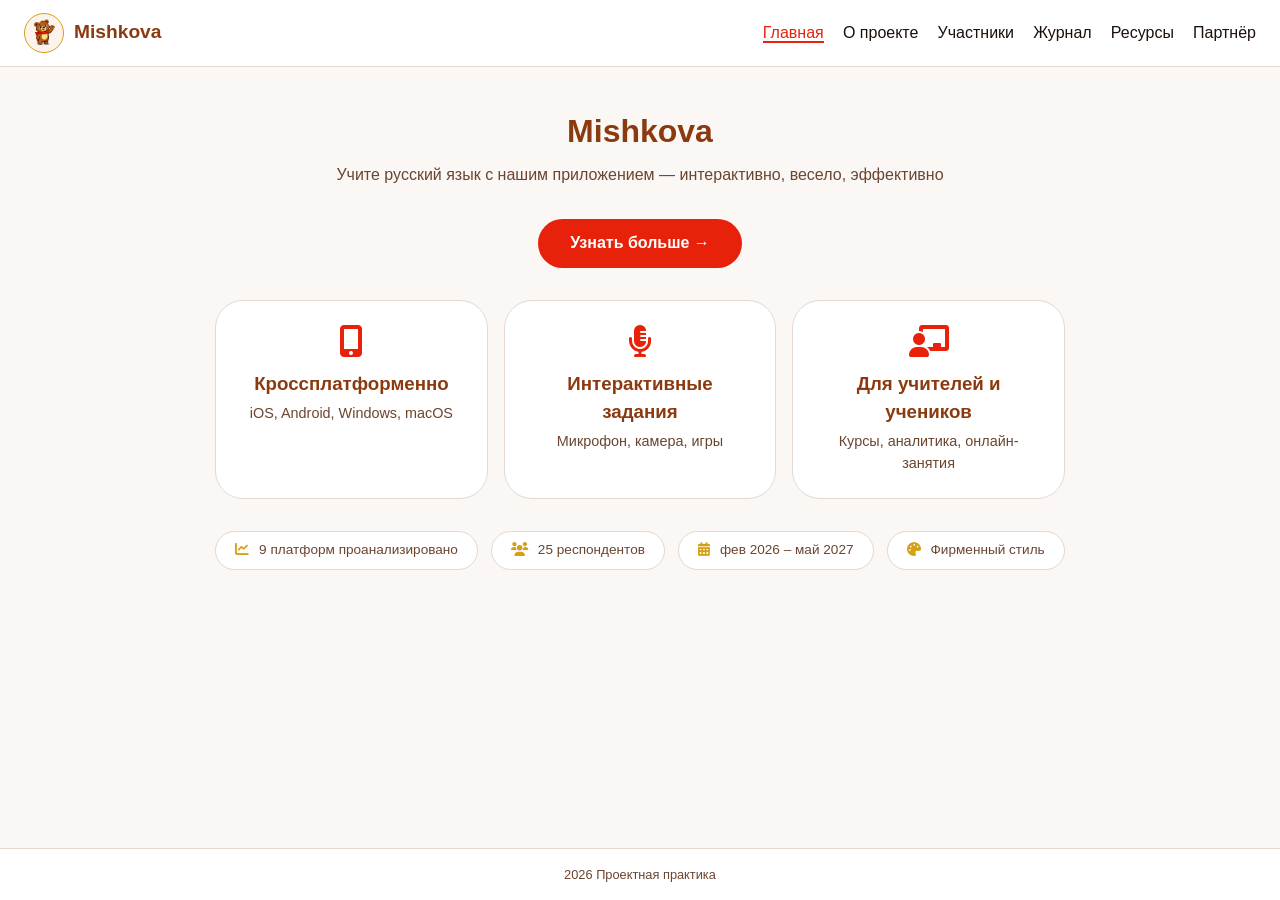
<file: index.html>
<!DOCTYPE html>
<html lang="ru">
<head>
    <meta charset="UTF-8">
    <meta name="viewport" content="width=device-width, initial-scale=1.0">
    <title>Mishkova | Изучение русского языка</title>
    <link rel="stylesheet" href="https://cdnjs.cloudflare.com/ajax/libs/font-awesome/6.0.0-beta3/css/all.min.css">
    <style>
        :root {
            --primary: #8B3A0F;
            --accent: #E8220A;
            --gold: #D4A017;
            --bg: #FAF7F4;
            --surface: #FFFFFF;
            --text: #1C100A;
            --text-muted: #6B4530;
            --border: #E4D8D0;
            --primary-light: #FDF3EB;
        }
        * { margin: 0; padding: 0; box-sizing: border-box; }
        body {
            background: var(--bg);
            color: var(--text);
            font-family: -apple-system, BlinkMacSystemFont, 'Segoe UI', Roboto, sans-serif;
            line-height: 1.5;
            display: flex;
            flex-direction: column;
            min-height: 100vh;
        }
        header {
            background: var(--surface);
            border-bottom: 1px solid var(--border);
            padding: 0.8rem 1.5rem;
            display: flex;
            justify-content: space-between;
            align-items: center;
            flex-wrap: wrap;
            position: sticky;
            top: 0;
            z-index: 100;
        }
        .logo {
            display: flex;
            align-items: center;
            gap: 10px;
            font-size: 1.2rem;
            font-weight: 700;
            color: var(--primary);
        }
        .mascot-img {
            width: 40px;
            height: 40px;
            border-radius: 50%;
            object-fit: cover;
            background: var(--primary-light);
            padding: 4px;
            border: 1px solid var(--gold);
        }
        nav ul {
            list-style: none;
            display: flex;
            gap: 1.2rem;
            flex-wrap: wrap;
        }
        nav a {
            text-decoration: none;
            color: var(--text);
            font-weight: 500;
            transition: 0.2s;
        }
        nav a:hover, nav a.active {
            color: var(--accent);
            border-bottom: 2px solid var(--accent);
        }
        .container {
            max-width: 1000px;
            margin: 0 auto;
            padding: 1.5rem;
            flex: 1;  /* прижимает футер вниз */
        }
        .hero {
            text-align: center;
            margin: 1rem 0 2rem;
        }
        .hero h1 {
            font-size: 2rem;
            font-weight: 700;
            color: var(--primary);
            margin-bottom: 0.5rem;
        }
        .hero p {
            color: var(--text-muted);
            margin-bottom: 2rem;
        }
        .btn-primary {
            display: inline-block;
            background: var(--accent);
            color: white;
            border: none;
            padding: 0.8rem 2rem;
            border-radius: 40px;
            font-weight: 700;
            text-decoration: none;
            transition: 0.2s;
        }
        .btn-primary:hover {
            background: #c91e08;
            transform: scale(1.02);
        }
        .cards-grid {
            display: grid;
            grid-template-columns: repeat(auto-fit, minmax(240px, 1fr));
            gap: 1rem;
            margin: 2rem 0;
        }
        .feature-card {
            background: var(--surface);
            border-radius: 28px;
            padding: 1.5rem;
            text-align: center;
            border: 1px solid var(--border);
            transition: 0.2s;
        }
        .feature-card:hover {
            transform: translateY(-4px);
            border-color: var(--gold);
        }
        .feature-card i {
            font-size: 2rem;
            color: var(--accent);
            margin-bottom: 0.8rem;
        }
        .feature-card h3 {
            color: var(--primary);
            margin-bottom: 0.3rem;
        }
        .feature-card p {
            color: var(--text-muted);
            font-size: 0.9rem;
        }
        .stats {
            display: flex;
            flex-wrap: wrap;
            justify-content: center;
            gap: 0.8rem;
            margin: 2rem 0;
        }
        .stat-badge {
            background: var(--surface);
            padding: 0.5rem 1.2rem;
            border-radius: 40px;
            font-size: 0.85rem;
            color: var(--text-muted);
            border: 1px solid var(--border);
        }
        .stat-badge i {
            color: var(--gold);
            margin-right: 6px;
        }
        footer {
            background: var(--surface);
            border-top: 1px solid var(--border);
            text-align: center;
            padding: 1rem;
            color: var(--text-muted);
            font-size: 0.8rem;
        }
        @media (max-width: 700px) {
            header { flex-direction: column; gap: 0.5rem; text-align: center; }
        }
    </style>
</head>
<body>
<header>
    <div class="logo">
        <img src="images/мишка.png" class="mascot-img" alt="Маскот Миша">
        <span>Mishkova</span>
    </div>
    <nav>
        <ul>
            <li><a href="index.html" class="active">Главная</a></li>
            <li><a href="about.html">О проекте</a></li>
            <li><a href="team.html">Участники</a></li>
            <li><a href="journal.html">Журнал</a></li>
            <li><a href="resources.html">Ресурсы</a></li>
            <li><a href="interaction.html">Партнёр</a></li>
        </ul>
    </nav>
</header>
<main class="container">
    <div class="hero">
        <h1>Mishkova</h1>
        <p>Учите русский язык с нашим приложением — интерактивно, весело, эффективно</p>
        <a href="about.html" class="btn-primary">Узнать больше →</a>
    </div>
    <div class="cards-grid">
        <div class="feature-card"><i class="fas fa-mobile-alt"></i><h3>Кроссплатформенно</h3><p>iOS, Android, Windows, macOS</p></div>
        <div class="feature-card"><i class="fas fa-microphone-alt"></i><h3>Интерактивные задания</h3><p>Микрофон, камера, игры</p></div>
        <div class="feature-card"><i class="fas fa-chalkboard-user"></i><h3>Для учителей и учеников</h3><p>Курсы, аналитика, онлайн-занятия</p></div>
    </div>
    <div class="stats">
        <div class="stat-badge"><i class="fas fa-chart-line"></i> 9 платформ проанализировано</div>
        <div class="stat-badge"><i class="fas fa-users"></i> 25 респондентов</div>
        <div class="stat-badge"><i class="fas fa-calendar-alt"></i> фев 2026 – май 2027</div>
        <div class="stat-badge"><i class="fas fa-palette"></i> Фирменный стиль</div>
    </div>
</main>
<footer>2026 Проектная практика</footer>
</body>
</html>
</file>
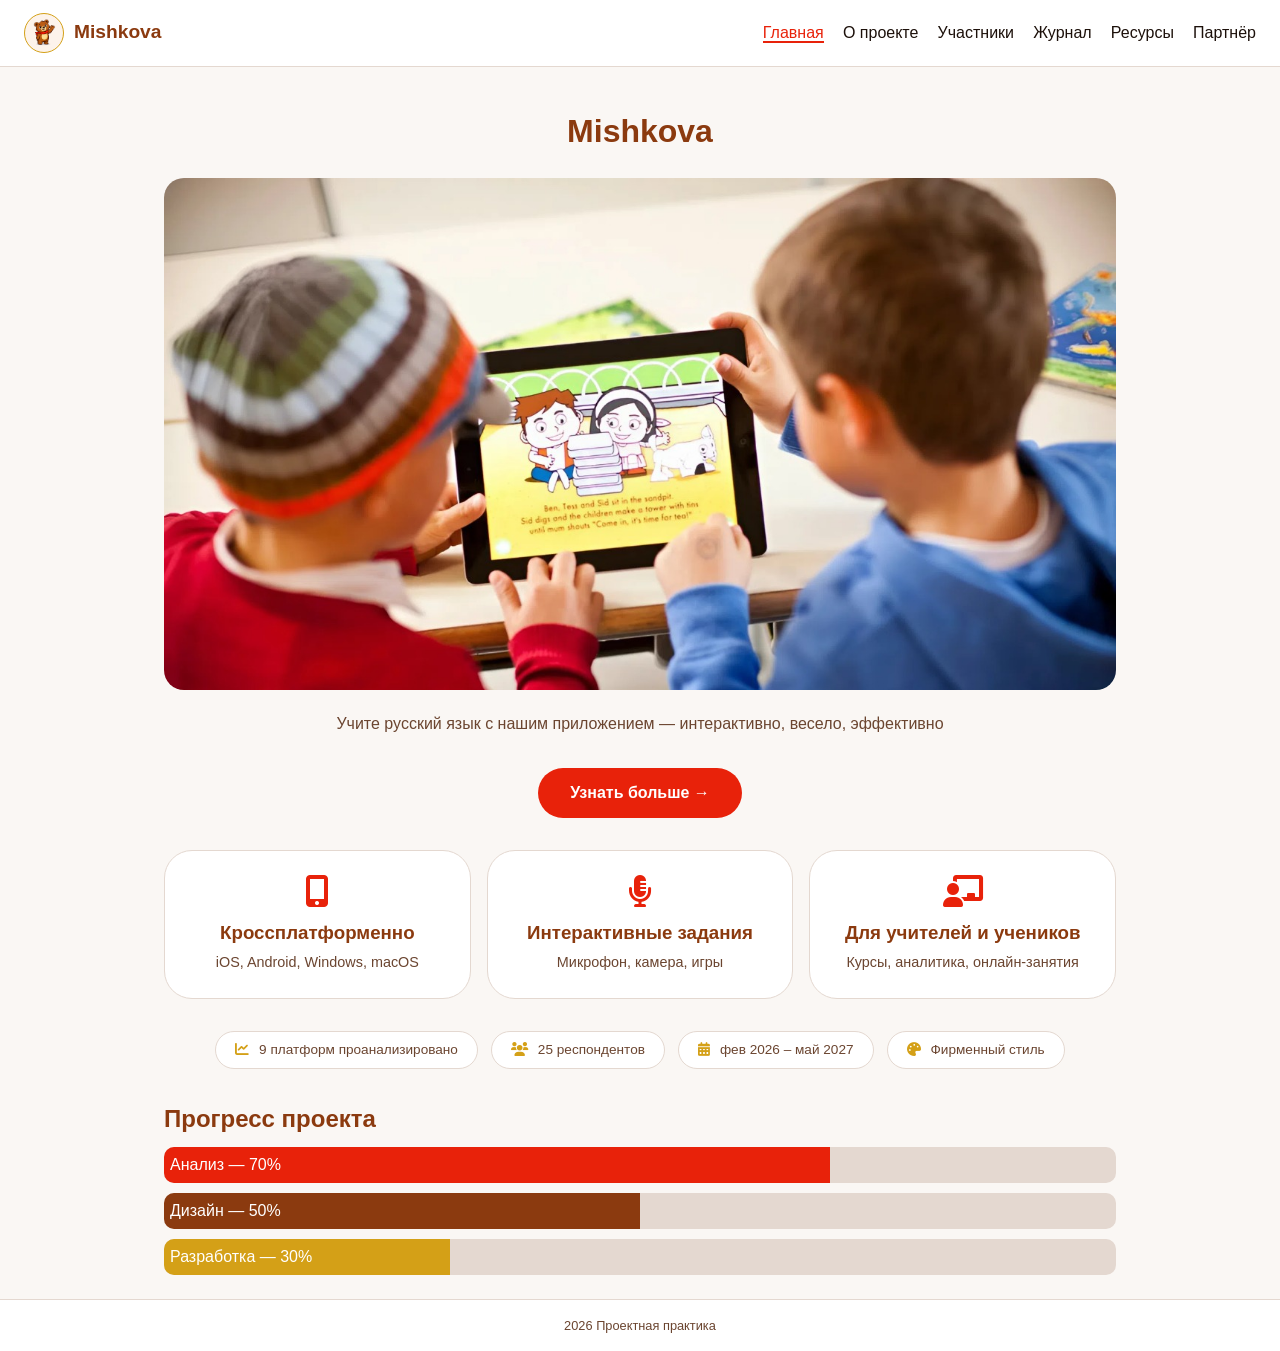
<file: site/index.html>
<!DOCTYPE html>
<html lang="ru">
<head>
    <meta charset="UTF-8">
    <meta name="viewport" content="width=device-width, initial-scale=1.0">
    <title>Mishkova | Изучение русского языка</title>
    <link rel="stylesheet" href="https://cdnjs.cloudflare.com/ajax/libs/font-awesome/6.0.0-beta3/css/all.min.css">
    <style>
        :root {
            --primary: #8B3A0F;
            --accent: #E8220A;
            --gold: #D4A017;
            --bg: #FAF7F4;
            --surface: #FFFFFF;
            --text: #1C100A;
            --text-muted: #6B4530;
            --border: #E4D8D0;
            --primary-light: #FDF3EB;
        }
        * { margin: 0; padding: 0; box-sizing: border-box; }
        body {
            background: var(--bg);
            color: var(--text);
            font-family: -apple-system, BlinkMacSystemFont, 'Segoe UI', Roboto, sans-serif;
            line-height: 1.5;
            display: flex;
            flex-direction: column;
            min-height: 100vh;
        }
        header {
            background: var(--surface);
            border-bottom: 1px solid var(--border);
            padding: 0.8rem 1.5rem;
            display: flex;
            justify-content: space-between;
            align-items: center;
            flex-wrap: wrap;
            position: sticky;
            top: 0;
            z-index: 100;
        }
        .logo {
            display: flex;
            align-items: center;
            gap: 10px;
            font-size: 1.2rem;
            font-weight: 700;
            color: var(--primary);
        }
        .mascot-img {
            width: 40px;
            height: 40px;
            border-radius: 50%;
            object-fit: cover;
            background: var(--primary-light);
            padding: 4px;
            border: 1px solid var(--gold);
        }
        nav ul {
            list-style: none;
            display: flex;
            gap: 1.2rem;
            flex-wrap: wrap;
        }
        nav a {
            text-decoration: none;
            color: var(--text);
            font-weight: 500;
            transition: 0.2s;
        }
        nav a:hover, nav a.active {
            color: var(--accent);
            border-bottom: 2px solid var(--accent);
        }
        .container {
            max-width: 1000px;
            margin: 0 auto;
            padding: 1.5rem;
            flex: 1;  /* прижимает футер вниз */
        }
        .hero {
            text-align: center;
            margin: 1rem 0 2rem;
        }
        .hero h1 {
            font-size: 2rem;
            font-weight: 700;
            color: var(--primary);
            margin-bottom: 0.5rem;
        }
        .hero p {
            color: var(--text-muted);
            margin-bottom: 2rem;
        }
        .btn-primary {
            display: inline-block;
            background: var(--accent);
            color: white;
            border: none;
            padding: 0.8rem 2rem;
            border-radius: 40px;
            font-weight: 700;
            text-decoration: none;
            transition: 0.2s;
        }
        .btn-primary:hover {
            background: #c91e08;
            transform: scale(1.02);
        }
        .cards-grid {
            display: grid;
            grid-template-columns: repeat(auto-fit, minmax(240px, 1fr));
            gap: 1rem;
            margin: 2rem 0;
        }
        .feature-card {
            background: var(--surface);
            border-radius: 28px;
            padding: 1.5rem;
            text-align: center;
            border: 1px solid var(--border);
            transition: 0.2s;
        }
        .feature-card:hover {
            transform: translateY(-4px);
            border-color: var(--gold);
        }
        .feature-card i {
            font-size: 2rem;
            color: var(--accent);
            margin-bottom: 0.8rem;
        }
        .feature-card h3 {
            color: var(--primary);
            margin-bottom: 0.3rem;
        }
        .feature-card p {
            color: var(--text-muted);
            font-size: 0.9rem;
        }
        .stats {
            display: flex;
            flex-wrap: wrap;
            justify-content: center;
            gap: 0.8rem;
            margin: 2rem 0;
        }
        .stat-badge {
            background: var(--surface);
            padding: 0.5rem 1.2rem;
            border-radius: 40px;
            font-size: 0.85rem;
            color: var(--text-muted);
            border: 1px solid var(--border);
        }
        .stat-badge i {
            color: var(--gold);
            margin-right: 6px;
        }
        footer {
            background: var(--surface);
            border-top: 1px solid var(--border);
            text-align: center;
            padding: 1rem;
            color: var(--text-muted);
            font-size: 0.8rem;
        }
        @media (max-width: 700px) {
            header { flex-direction: column; gap: 0.5rem; text-align: center; }
        }
    </style>
</head>
<body>
<header>
    <div class="logo">
        <img src="../images/mishka.png" class="mascot-img" alt="Маскот Миша">
        <span>Mishkova</span>
    </div>
    <nav>
        <ul>
            <li><a href="index.html" class="active">Главная</a></li>
            <li><a href="about.html">О проекте</a></li>
            <li><a href="team.html">Участники</a></li>
            <li><a href="journal.html">Журнал</a></li>
            <li><a href="resources.html">Ресурсы</a></li>
            <li><a href="interaction.html">Партнёр</a></li>
        </ul>
    </nav>
</header>
<main class="container">
    <div class="hero">
        <h1>Mishkova</h1>
        <img src="../images/main.png" alt="Приложение Mishkova" style="width:100%; border-radius:20px; margin:15px 0;">
        <p>Учите русский язык с нашим приложением — интерактивно, весело, эффективно</p>
        <a href="about.html" class="btn-primary">Узнать больше →</a>
    </div>
    <div class="cards-grid">
        <div class="feature-card"><i class="fas fa-mobile-alt"></i><h3>Кроссплатформенно</h3><p>iOS, Android, Windows, macOS</p></div>
        <div class="feature-card"><i class="fas fa-microphone-alt"></i><h3>Интерактивные задания</h3><p>Микрофон, камера, игры</p></div>
        <div class="feature-card"><i class="fas fa-chalkboard-user"></i><h3>Для учителей и учеников</h3><p>Курсы, аналитика, онлайн-занятия</p></div>
    </div>
    <div class="stats">
        <div class="stat-badge"><i class="fas fa-chart-line"></i> 9 платформ проанализировано</div>
        <div class="stat-badge"><i class="fas fa-users"></i> 25 респондентов</div>
        <div class="stat-badge"><i class="fas fa-calendar-alt"></i> фев 2026 – май 2027</div>
        <div class="stat-badge"><i class="fas fa-palette"></i> Фирменный стиль</div>
    </div>
    <h2 style="margin-top:30px; color: var(--primary);">Прогресс проекта</h2>

<div style="margin-top:10px;">
    <div style="background:#E4D8D0; border-radius:10px; overflow:hidden; margin-bottom:10px;">
        <div style="width:70%; background:#E8220A; color:white; padding:6px;">Анализ — 70%</div>
    </div>

    <div style="background:#E4D8D0; border-radius:10px; overflow:hidden; margin-bottom:10px;">
        <div style="width:50%; background:#8B3A0F; color:white; padding:6px;">Дизайн — 50%</div>
    </div>

    <div style="background:#E4D8D0; border-radius:10px; overflow:hidden;">
        <div style="width:30%; background:#D4A017; color:white; padding:6px;">Разработка — 30%</div>
    </div>
</div>
</main>
<footer>2026 Проектная практика</footer>
</body>
</html>
</file>
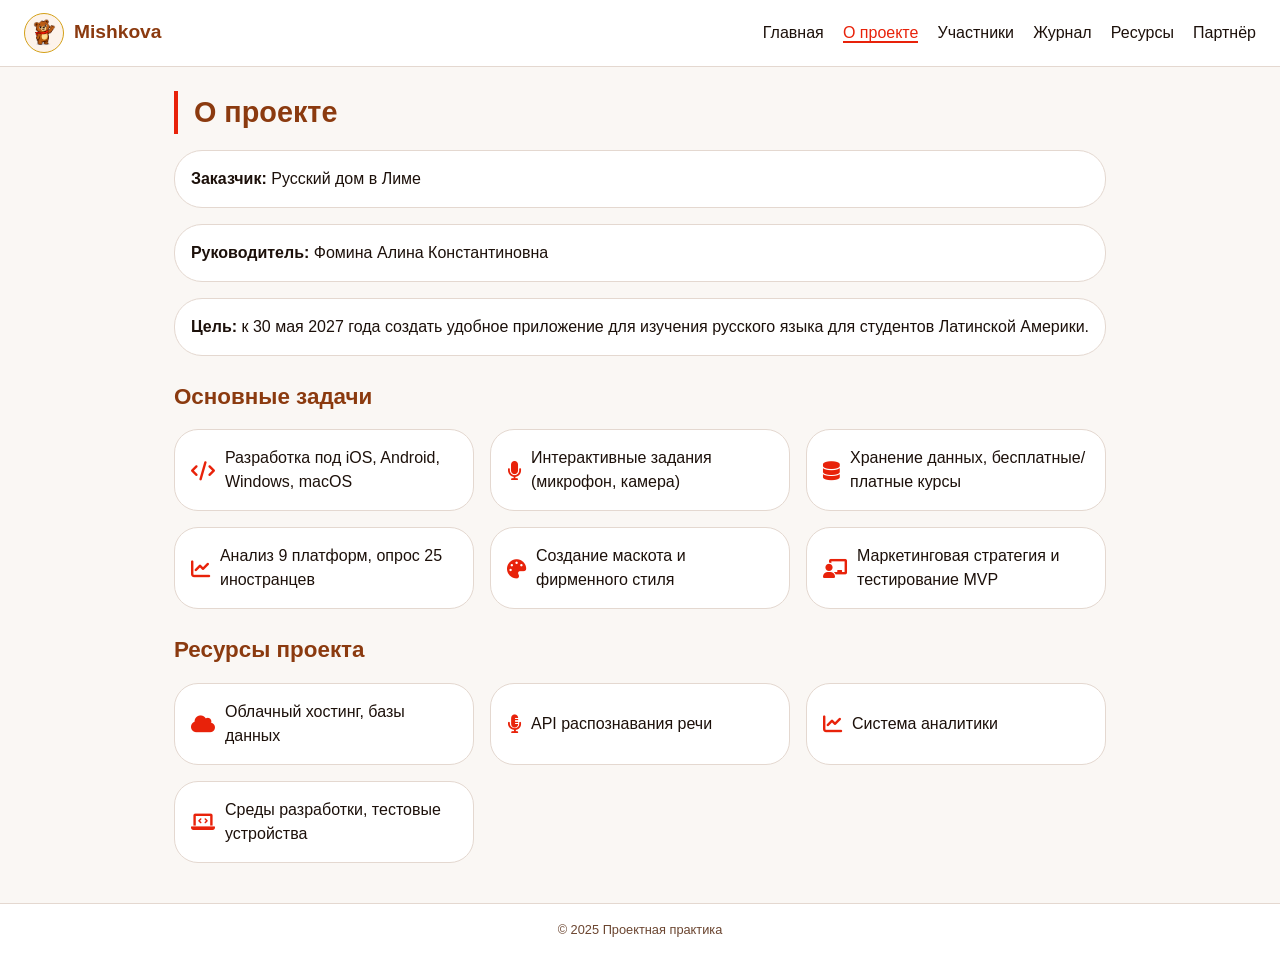
<file: about.html>
<!DOCTYPE html>
<html lang="ru">
<head>
    <meta charset="UTF-8">
    <meta name="viewport" content="width=device-width, initial-scale=1.0">
    <title>О проекте | Mishkova</title>
    <link rel="stylesheet" href="https://cdnjs.cloudflare.com/ajax/libs/font-awesome/6.0.0-beta3/css/all.min.css">
    <style>
        :root {
            --primary: #8B3A0F;
            --accent: #E8220A;
            --gold: #D4A017;
            --bg: #FAF7F4;
            --surface: #FFFFFF;
            --text: #1C100A;
            --text-muted: #6B4530;
            --border: #E4D8D0;
        }
        * { margin: 0; padding: 0; box-sizing: border-box; }
        body {
            background: var(--bg);
            color: var(--text);
            font-family: -apple-system, BlinkMacSystemFont, 'Segoe UI', Roboto, sans-serif;
            line-height: 1.5;
            display: flex;
            flex-direction: column;
            min-height: 100vh;
        }
        header {
            background: var(--surface);
            border-bottom: 1px solid var(--border);
            padding: 0.8rem 1.5rem;
            display: flex;
            justify-content: space-between;
            align-items: center;
            flex-wrap: wrap;
            position: sticky;
            top: 0;
            z-index: 100;
        }
        .logo { display: flex; align-items: center; gap: 10px; font-size: 1.2rem; font-weight: 700; color: var(--primary); }
        .mascot-img { width: 40px; height: 40px; border-radius: 50%; object-fit: cover; background: #FDF3EB; padding: 4px; border: 1px solid var(--gold); }
        nav ul { list-style: none; display: flex; gap: 1.2rem; flex-wrap: wrap; }
        nav a { text-decoration: none; color: var(--text); font-weight: 500; transition: 0.2s; }
        nav a:hover, nav a.active { color: var(--accent); border-bottom: 2px solid var(--accent); }
        .container {
            max-width: 1000px;
            margin: 0 auto;
            padding: 1.5rem;
            flex: 1;
        }
        h1 { font-size: 1.8rem; color: var(--primary); border-left: 4px solid var(--accent); padding-left: 1rem; margin-bottom: 1rem; }
        h2 { font-size: 1.4rem; color: var(--primary); margin: 1.5rem 0 0.5rem; }
        .card-info { background: var(--surface); border-radius: 28px; padding: 1rem; margin-bottom: 1rem; border: 1px solid var(--border); }
        .grid-2 { display: grid; grid-template-columns: repeat(auto-fit, minmax(240px, 1fr)); gap: 1rem; margin: 1rem 0; }
        .task-item { background: var(--surface); border-radius: 24px; padding: 1rem; border: 1px solid var(--border); display: flex; align-items: center; gap: 10px; }
        .task-item i { color: var(--accent); font-size: 1.2rem; }
        footer {
            background: var(--surface);
            border-top: 1px solid var(--border);
            text-align: center;
            padding: 1rem;
            color: var(--text-muted);
            font-size: 0.8rem;
        }
        @media (max-width: 700px) { header { flex-direction: column; gap: 0.5rem; } }
    </style>
</head>
<body>
<header>
    <div class="logo"><img src="images/мишка.png" class="mascot-img" alt="Маскот Миша"><span>Mishkova</span></div>
    <nav><ul><li><a href="index.html">Главная</a></li><li><a href="about.html" class="active">О проекте</a></li><li><a href="team.html">Участники</a></li><li><a href="journal.html">Журнал</a></li><li><a href="resources.html">Ресурсы</a></li><li><a href="interaction.html">Партнёр</a></li></ul></nav>
</header>
<main class="container">
    <h1>О проекте</h1>
    <div class="card-info"><strong>Заказчик:</strong> Русский дом в Лиме</div>
    <div class="card-info"><strong>Руководитель:</strong> Фомина Алина Константиновна</div>
    <div class="card-info"><strong>Цель:</strong> к 30 мая 2027 года создать удобное приложение для изучения русского языка для студентов Латинской Америки.</div>
    <h2>Основные задачи</h2>
    <div class="grid-2">
        <div class="task-item"><i class="fas fa-code"></i> Разработка под iOS, Android, Windows, macOS</div>
        <div class="task-item"><i class="fas fa-microphone"></i> Интерактивные задания (микрофон, камера)</div>
        <div class="task-item"><i class="fas fa-database"></i> Хранение данных, бесплатные/платные курсы</div>
        <div class="task-item"><i class="fas fa-chart-line"></i> Анализ 9 платформ, опрос 25 иностранцев</div>
        <div class="task-item"><i class="fas fa-palette"></i> Создание маскота и фирменного стиля</div>
        <div class="task-item"><i class="fas fa-chalkboard-user"></i> Маркетинговая стратегия и тестирование MVP</div>
    </div>
    <h2>Ресурсы проекта</h2>
    <div class="grid-2">
        <div class="task-item"><i class="fas fa-cloud"></i> Облачный хостинг, базы данных</div>
        <div class="task-item"><i class="fas fa-microphone-alt"></i> API распознавания речи</div>
        <div class="task-item"><i class="fas fa-chart-line"></i> Система аналитики</div>
        <div class="task-item"><i class="fas fa-laptop-code"></i> Среды разработки, тестовые устройства</div>
    </div>
</main>
<footer>© 2025 Проектная практика</footer>
</body>
</html>
</file>
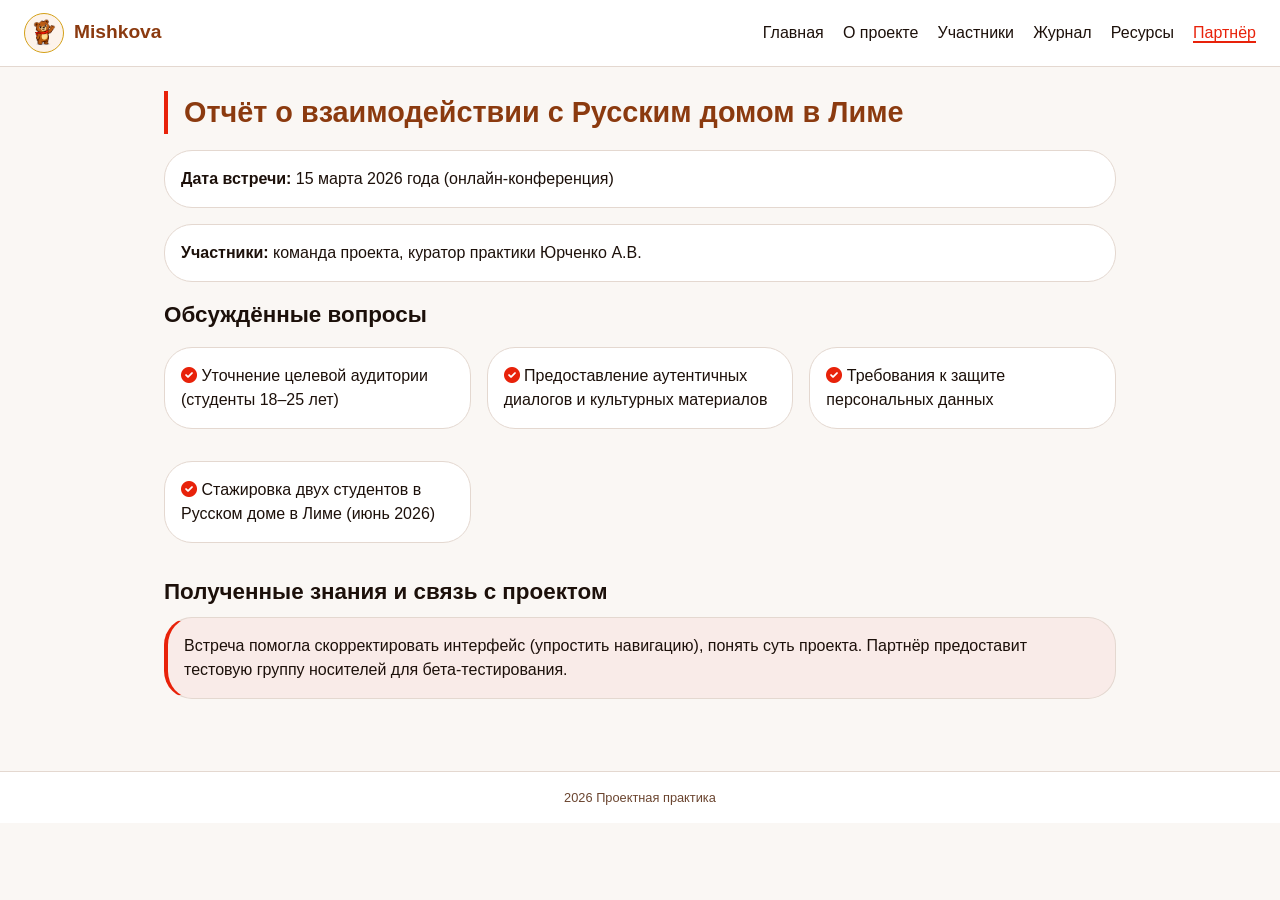
<file: interaction.html>
<!DOCTYPE html>
<html lang="ru">
<head>
    <meta charset="UTF-8">
    <title>Партнёр | Mishkova</title>
    <link rel="stylesheet" href="https://cdnjs.cloudflare.com/ajax/libs/font-awesome/6.0.0-beta3/css/all.min.css">
    <style>
        :root {
            --primary: #8B3A0F;
            --accent: #E8220A;
            --gold: #D4A017;
            --bg: #FAF7F4;
            --surface: #FFFFFF;
            --text: #1C100A;
            --text-muted: #6B4530;
            --border: #E4D8D0;
        }
        * { margin: 0; padding: 0; box-sizing: border-box; }
        body { background: var(--bg); color: var(--text); font-family: -apple-system, BlinkMacSystemFont, 'Segoe UI', Roboto, sans-serif; line-height: 1.5; }
        header { background: var(--surface); border-bottom: 1px solid var(--border); padding: 0.8rem 1.5rem; display: flex; justify-content: space-between; align-items: center; flex-wrap: wrap; position: sticky; top: 0; z-index: 100; }
        .logo { display: flex; align-items: center; gap: 10px; font-size: 1.2rem; font-weight: 700; color: var(--primary); }
        .mascot-img { width: 40px; height: 40px; border-radius: 50%; object-fit: cover; background: #FDF3EB; padding: 4px; border: 1px solid var(--gold); }
        nav ul { list-style: none; display: flex; gap: 1.2rem; flex-wrap: wrap; }
        nav a { text-decoration: none; color: var(--text); font-weight: 500; transition: 0.2s; }
        nav a:hover, nav a.active { color: var(--accent); border-bottom: 2px solid var(--accent); }
        .container { max-width: 1000px; margin: 0 auto; padding: 1.5rem; }
        h1 { font-size: 1.8rem; color: var(--primary); border-left: 4px solid var(--accent); padding-left: 1rem; margin-bottom: 1rem; }
        .info-card { background: var(--surface); border-radius: 28px; padding: 1rem; margin-bottom: 1rem; border: 1px solid var(--border); }
        .grid-2 { display: grid; grid-template-columns: repeat(auto-fit, minmax(240px, 1fr)); gap: 1rem; margin: 1rem 0; }
        .highlight { background: rgba(232,34,10,0.05); border-left: 4px solid var(--accent); }
        footer { background: var(--surface); border-top: 1px solid var(--border); text-align: center; padding: 1rem; margin-top: 2rem; color: var(--text-muted); font-size: 0.8rem; }
        @media (max-width: 700px) { header { flex-direction: column; gap: 0.5rem; } }
    </style>
</head>
<body>
<header>
    <div class="logo">
        <img src="images/мишка.png" class="mascot-img" alt="Маскот Миша">
        <span>Mishkova</span>
    </div>
    <nav><ul><li><a href="index.html">Главная</a></li><li><a href="about.html">О проекте</a></li><li><a href="team.html">Участники</a></li><li><a href="journal.html">Журнал</a></li><li><a href="resources.html">Ресурсы</a></li><li><a href="interaction.html" class="active">Партнёр</a></li></ul></nav>
</header>
<main class="container">
    <h1>Отчёт о взаимодействии с Русским домом в Лиме</h1>
    <div class="info-card"><strong>Дата встречи:</strong> 15 марта 2026 года (онлайн-конференция)</div>
    <div class="info-card"><strong>Участники:</strong> команда проекта, куратор практики Юрченко А.В.</div>
    <h2 style="font-size: 1.4rem; margin: 1rem 0 0.5rem;">Обсуждённые вопросы</h2>
    <div class="grid-2">
        <div class="info-card"><i class="fas fa-check-circle" style="color: var(--accent);"></i> Уточнение целевой аудитории (студенты 18–25 лет)</div>
        <div class="info-card"><i class="fas fa-check-circle" style="color: var(--accent);"></i> Предоставление аутентичных диалогов и культурных материалов</div>
        <div class="info-card"><i class="fas fa-check-circle" style="color: var(--accent);"></i> Требования к защите персональных данных</div>
        <div class="info-card"><i class="fas fa-check-circle" style="color: var(--accent);"></i> Стажировка двух студентов в Русском доме в Лиме (июнь 2026)</div>
    </div>
    <h2 style="font-size: 1.4rem; margin: 1rem 0 0.5rem;">Полученные знания и связь с проектом</h2>
    <div class="info-card highlight">
        <p>Встреча помогла скорректировать интерфейс (упростить навигацию), понять суть проекта. Партнёр предоставит тестовую группу носителей для бета-тестирования.</p>
    </div>
</main>
<footer>2026 Проектная практика</footer>
</body>
</html>
</file>
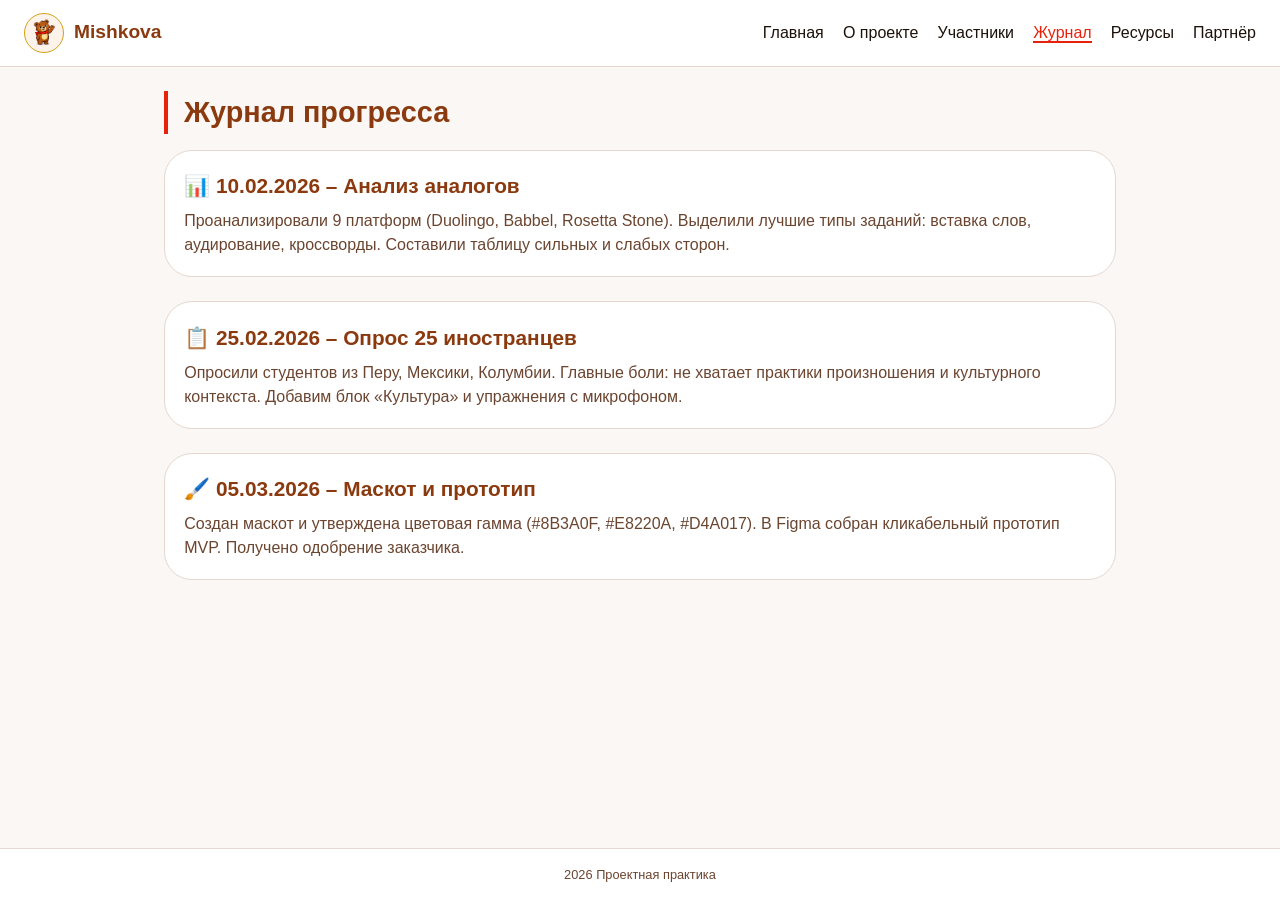
<file: journal.html>
<!DOCTYPE html>
<html lang="ru">
<head>
    <meta charset="UTF-8">
    <title>Журнал | Mishkova</title>
    <style>
        :root {
            --primary: #8B3A0F;
            --accent: #E8220A;
            --gold: #D4A017;
            --bg: #FAF7F4;
            --surface: #FFFFFF;
            --text: #1C100A;
            --text-muted: #6B4530;
            --border: #E4D8D0;
        }
        * { margin: 0; padding: 0; box-sizing: border-box; }
        body {
            background: var(--bg);
            color: var(--text);
            font-family: -apple-system, BlinkMacSystemFont, 'Segoe UI', Roboto, sans-serif;
            line-height: 1.5;
            display: flex;
            flex-direction: column;
            min-height: 100vh;
        }
        header {
            background: var(--surface);
            border-bottom: 1px solid var(--border);
            padding: 0.8rem 1.5rem;
            display: flex;
            justify-content: space-between;
            align-items: center;
            flex-wrap: wrap;
            position: sticky;
            top: 0;
            z-index: 100;
        }
        .logo { display: flex; align-items: center; gap: 10px; font-size: 1.2rem; font-weight: 700; color: var(--primary); }
        .mascot-img { width: 40px; height: 40px; border-radius: 50%; object-fit: cover; background: #FDF3EB; padding: 4px; border: 1px solid var(--gold); }
        nav ul { list-style: none; display: flex; gap: 1.2rem; flex-wrap: wrap; }
        nav a { text-decoration: none; color: var(--text); font-weight: 500; transition: 0.2s; }
        nav a:hover, nav a.active { color: var(--accent); border-bottom: 2px solid var(--accent); }
        .container {
            max-width: 1000px;
            margin: 0 auto;
            padding: 1.5rem;
            flex: 1;  /* это заставляет контент растягиваться, прижимая футер */
        }
        h1 { font-size: 1.8rem; color: var(--primary); border-left: 4px solid var(--accent); padding-left: 1rem; margin-bottom: 1rem; }
        .post { background: var(--surface); border-radius: 28px; padding: 1.2rem; margin-bottom: 1.5rem; border: 1px solid var(--border); }
        .post h2 { font-size: 1.3rem; color: var(--primary); margin-bottom: 0.5rem; display: flex; align-items: center; gap: 8px; }
        .post p { color: var(--text-muted); }
        footer {
            background: var(--surface);
            border-top: 1px solid var(--border);
            text-align: center;
            padding: 1rem;
            color: var(--text-muted);
            font-size: 0.8rem;
        }
        @media (max-width: 700px) { header { flex-direction: column; gap: 0.5rem; } }
    </style>
</head>
<body>
<header>
    <div class="logo">
        <img src="images/мишка.png" class="mascot-img" alt="Маскот Миша">
        <span>Mishkova</span>
    </div>
    <nav><ul><li><a href="index.html">Главная</a></li><li><a href="about.html">О проекте</a></li><li><a href="team.html">Участники</a></li><li><a href="journal.html" class="active">Журнал</a></li><li><a href="resources.html">Ресурсы</a></li><li><a href="interaction.html">Партнёр</a></li></ul></nav>
</header>
<main class="container">
    <h1>Журнал прогресса</h1>
    <div class="post">
        <h2>📊 10.02.2026 – Анализ аналогов</h2>
        <p>Проанализировали 9 платформ (Duolingo, Babbel, Rosetta Stone). Выделили лучшие типы заданий: вставка слов, аудирование, кроссворды. Составили таблицу сильных и слабых сторон.</p>
    </div>
    <div class="post">
        <h2>📋 25.02.2026 – Опрос 25 иностранцев</h2>
        <p>Опросили студентов из Перу, Мексики, Колумбии. Главные боли: не хватает практики произношения и культурного контекста. Добавим блок «Культура» и упражнения с микрофоном.</p>
    </div>
    <div class="post">
        <h2>🖌️ 05.03.2026 – Маскот и прототип</h2>
        <p>Создан маскот и утверждена цветовая гамма (#8B3A0F, #E8220A, #D4A017). В Figma собран кликабельный прототип MVP. Получено одобрение заказчика.</p>
    </div>
</main>
<footer>2026 Проектная практика</footer>
</body>
</html>
</file>
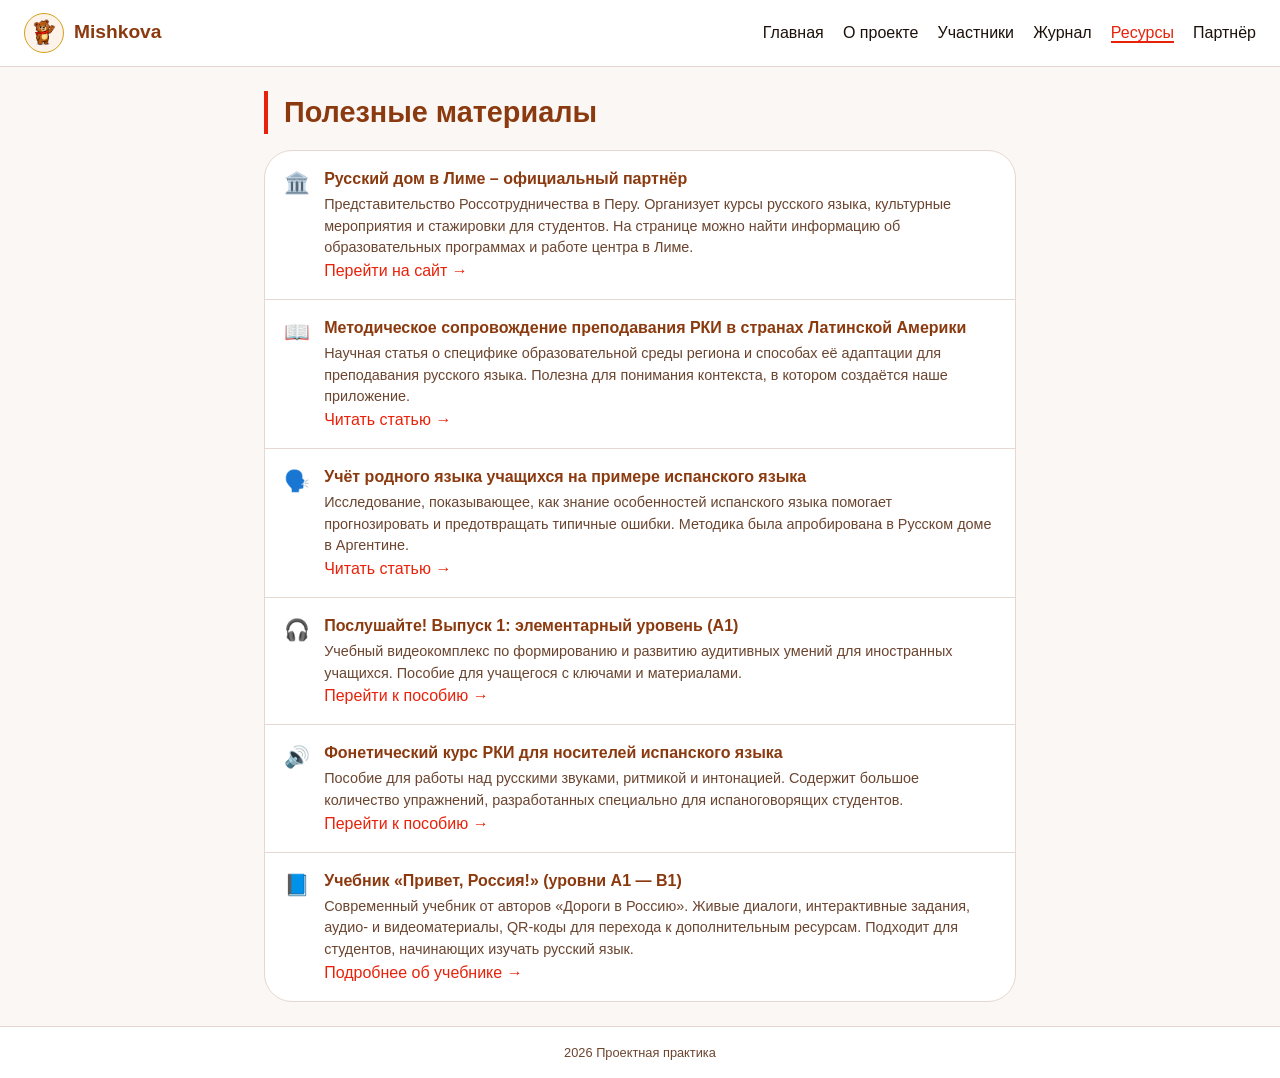
<file: resources.html>
<!DOCTYPE html>
<html lang="ru">
<head>
    <meta charset="UTF-8">
    <title>Ресурсы | Mishkova</title>
    <style>
        :root {
            --primary: #8B3A0F;
            --accent: #E8220A;
            --gold: #D4A017;
            --bg: #FAF7F4;
            --surface: #FFFFFF;
            --text: #1C100A;
            --text-muted: #6B4530;
            --border: #E4D8D0;
        }
        * { margin: 0; padding: 0; box-sizing: border-box; }
        body {
            background: var(--bg);
            color: var(--text);
            font-family: -apple-system, BlinkMacSystemFont, 'Segoe UI', Roboto, sans-serif;
            line-height: 1.5;
            display: flex;
            flex-direction: column;
            min-height: 100vh;
        }
        header {
            background: var(--surface);
            border-bottom: 1px solid var(--border);
            padding: 0.8rem 1.5rem;
            display: flex;
            justify-content: space-between;
            align-items: center;
            flex-wrap: wrap;
            position: sticky;
            top: 0;
            z-index: 100;
        }
        .logo { display: flex; align-items: center; gap: 10px; font-size: 1.2rem; font-weight: 700; color: var(--primary); }
        .mascot-img { width: 40px; height: 40px; border-radius: 50%; object-fit: cover; background: #FDF3EB; padding: 4px; border: 1px solid var(--gold); }
        nav ul { list-style: none; display: flex; gap: 1.2rem; flex-wrap: wrap; }
        nav a { text-decoration: none; color: var(--text); font-weight: 500; transition: 0.2s; }
        nav a:hover, nav a.active { color: var(--accent); border-bottom: 2px solid var(--accent); }
        .container {
            max-width: 800px;
            margin: 0 auto;
            padding: 1.5rem;
            flex: 1;
        }
        h1 { font-size: 1.8rem; color: var(--primary); border-left: 4px solid var(--accent); padding-left: 1rem; margin-bottom: 1rem; }
        .resource-list {
            background: var(--surface);
            border-radius: 28px;
            padding: 0;
            list-style: none;
            border: 1px solid var(--border);
            overflow: hidden;
        }
        .resource-list li {
            padding: 1rem 1.2rem;
            border-bottom: 1px solid var(--border);
            display: flex;
            align-items: flex-start;
            gap: 12px;
        }
        .resource-list li:last-child { border-bottom: none; }
        .resource-icon {
            font-size: 1.3rem;
            min-width: 28px;
            color: var(--accent);
        }
        .resource-content strong {
            color: var(--primary);
        }
        .resource-content a {
            color: var(--accent);
            text-decoration: none;
        }
        .resource-content a:hover {
            text-decoration: underline;
        }
        .resource-content p {
            color: var(--text-muted);
            font-size: 0.9rem;
            margin-top: 0.2rem;
        }
        footer {
            background: var(--surface);
            border-top: 1px solid var(--border);
            text-align: center;
            padding: 1rem;
            color: var(--text-muted);
            font-size: 0.8rem;
        }
        @media (max-width: 700px) { header { flex-direction: column; gap: 0.5rem; } }
    </style>
</head>
<body>
<header>
    <div class="logo">
        <img src="images/мишка.png" class="mascot-img" alt="Маскот Миша">
        <span>Mishkova</span>
    </div>
    <nav><ul><li><a href="index.html">Главная</a></li><li><a href="about.html">О проекте</a></li><li><a href="team.html">Участники</a></li><li><a href="journal.html">Журнал</a></li><li><a href="resources.html" class="active">Ресурсы</a></li><li><a href="interaction.html">Партнёр</a></li></ul></nav>
</header>
<main class="container">
    <h1>Полезные материалы</h1>
    <ul class="resource-list">
        <!-- Партнёр: Русский дом в Лиме -->
        <li>
            <div class="resource-icon">🏛️</div>
            <div class="resource-content">
                <strong>Русский дом в Лиме – официальный партнёр</strong>
                <p>Представительство Россотрудничества в Перу. Организует курсы русского языка, культурные мероприятия и стажировки для студентов. На странице можно найти информацию об образовательных программах и работе центра в Лиме.</p>
                <a href="https://peru.rs.gov.ru" target="_blank">Перейти на сайт →</a>
            </div>
        </li>

        <!-- Статья: Методическое сопровождение преподавания РКИ в Латинской Америке -->
        <li>
            <div class="resource-icon">📖</div>
            <div class="resource-content">
                <strong>Методическое сопровождение преподавания РКИ в странах Латинской Америки</strong>
                <p>Научная статья о специфике образовательной среды региона и способах её адаптации для преподавания русского языка. Полезна для понимания контекста, в котором создаётся наше приложение.</p>
                <a href="https://cyberleninka.ru/article/n/metodicheskoe-soprovozhdenie-prepodavaniya-russkogo-yazyka-v-stranah-latinskoy-ameriki-suschnost-priznaki-osnovnye-napravleniya" target="_blank">Читать статью →</a>
            </div>
        </li>

        <!-- Статья: Учёт родного языка учащихся (испанский) в методике РКИ -->
        <li>
            <div class="resource-icon">🗣️</div>
            <div class="resource-content">
                <strong>Учёт родного языка учащихся на примере испанского языка</strong>
                <p>Исследование, показывающее, как знание особенностей испанского языка помогает прогнозировать и предотвращать типичные ошибки. Методика была апробирована в Русском доме в Аргентине.</p>
                <a href="https://repository.rudn.ru/ru/records/article/record/111002/" target="_blank">Читать статью →</a>
            </div>
        </li>

        <!-- Материалы для аудирования: Послушайте! А1 -->
        <li>
            <div class="resource-icon">🎧</div>
            <div class="resource-content">
                <strong>Послушайте! Выпуск 1: элементарный уровень (А1)</strong>
                <p>Учебный видеокомплекс по формированию и развитию аудитивных умений для иностранных учащихся. Пособие для учащегося с ключами и материалами.</p>
                <a href="https://www.ros-edu.ru/book?id=97590" target="_blank">Перейти к пособию →</a>
            </div>
        </li>

        <!-- Фонетический курс для носителей испанского языка -->
        <li>
            <div class="resource-icon">🔊</div>
            <div class="resource-content">
                <strong>Фонетический курс РКИ для носителей испанского языка</strong>
                <p>Пособие для работы над русскими звуками, ритмикой и интонацией. Содержит большое количество упражнений, разработанных специально для испаноговорящих студентов.</p>
                <a href="https://www.ros-edu.ru/book?id=121885" target="_blank">Перейти к пособию →</a>
            </div>
        </li>

        <!-- Учебник: Привет, Россия! (уровни А1-В1) -->
        <li>
            <div class="resource-icon">📘</div>
            <div class="resource-content">
                <strong>Учебник «Привет, Россия!» (уровни А1 — В1)</strong>
                <p>Современный учебник от авторов «Дороги в Россию». Живые диалоги, интерактивные задания, аудио- и видеоматериалы, QR-коды для перехода к дополнительным ресурсам. Подходит для студентов, начинающих изучать русский язык.</p>
                <a href="http://russischlehrer.at/unterrichten/lehrba1/4cher-verlage/detail-lehrb/verl/gesch?no_cache=1&tx_news_pi1%5Baction%5D=detail&tx_news_pi1%5Bcontroller%5D=News&tx_news_pi1%5Bnews%5D=1460&type=98&cHash=9624db257b233f7bde6622b355570a01" target="_blank">Подробнее об учебнике →</a>
            </div>
        </li>
    </ul>
</main>
<footer>2026 Проектная практика</footer>
</body>
</html>
</file>
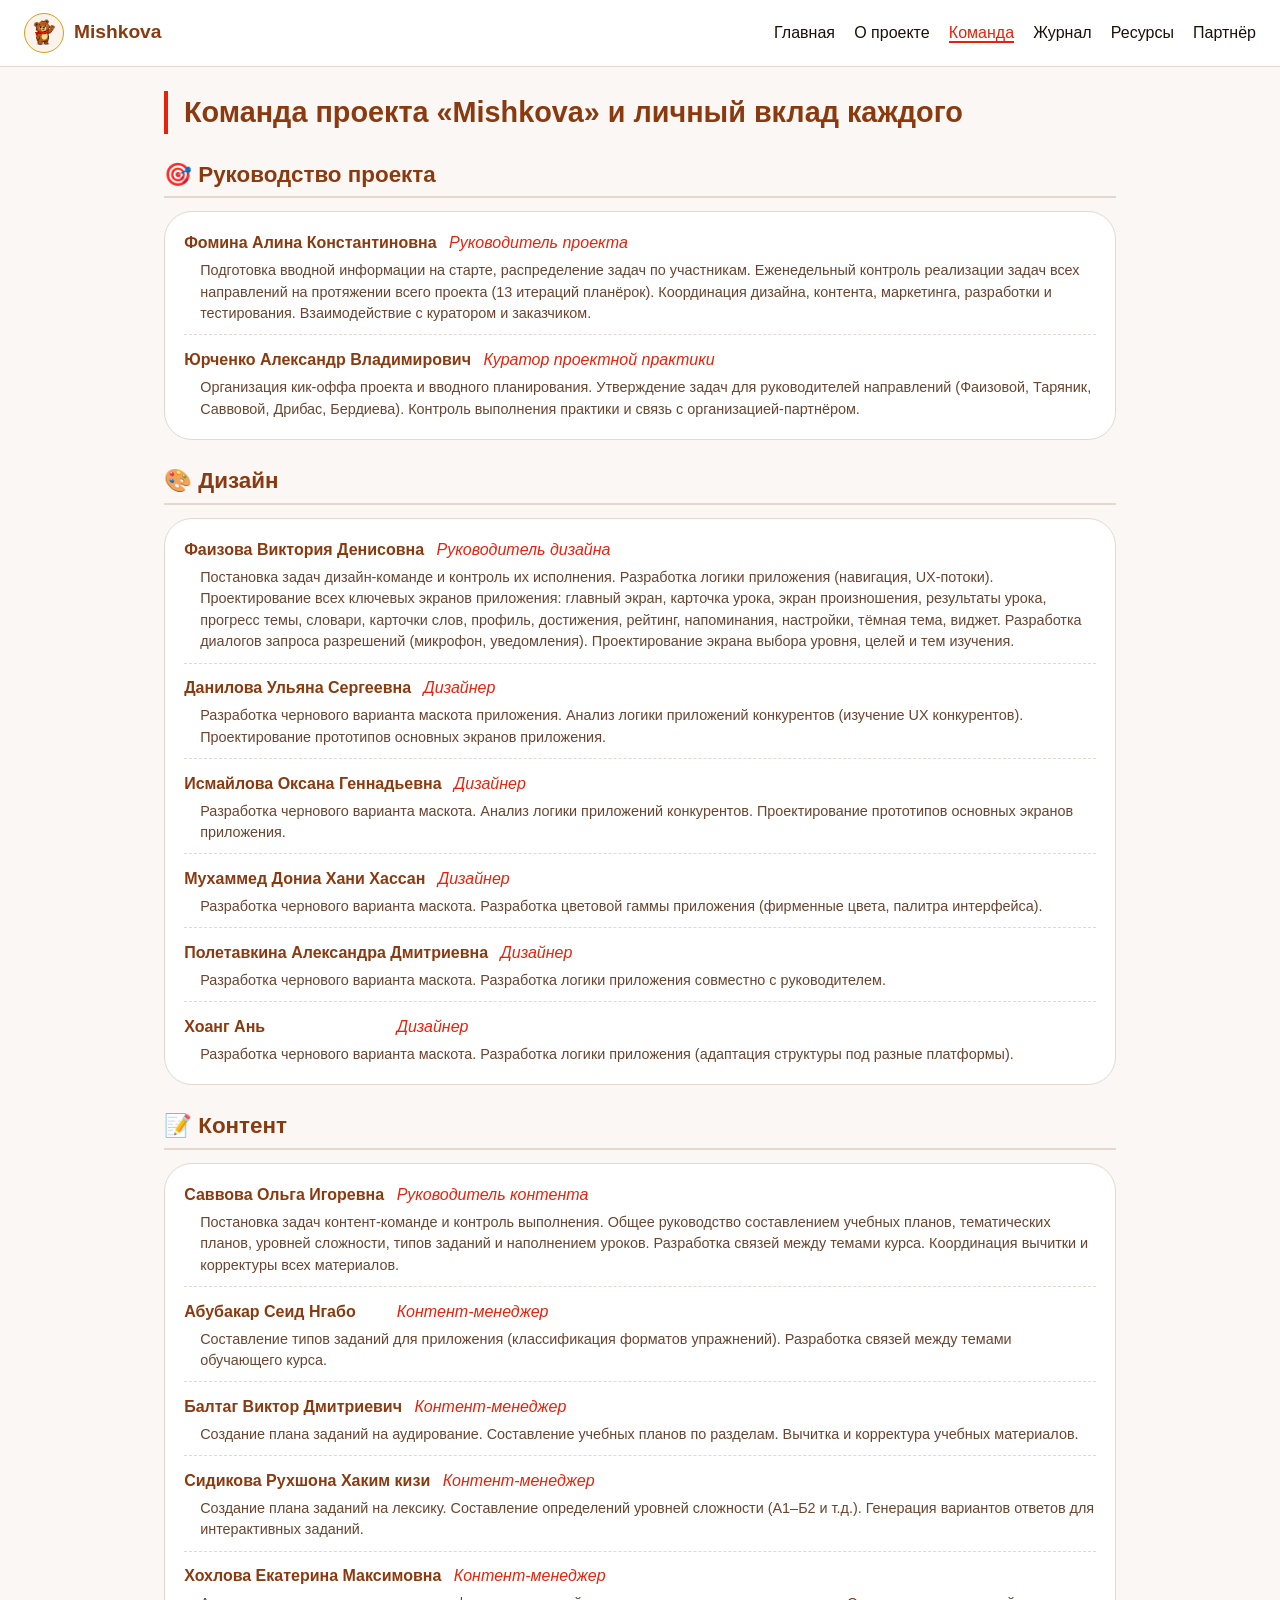
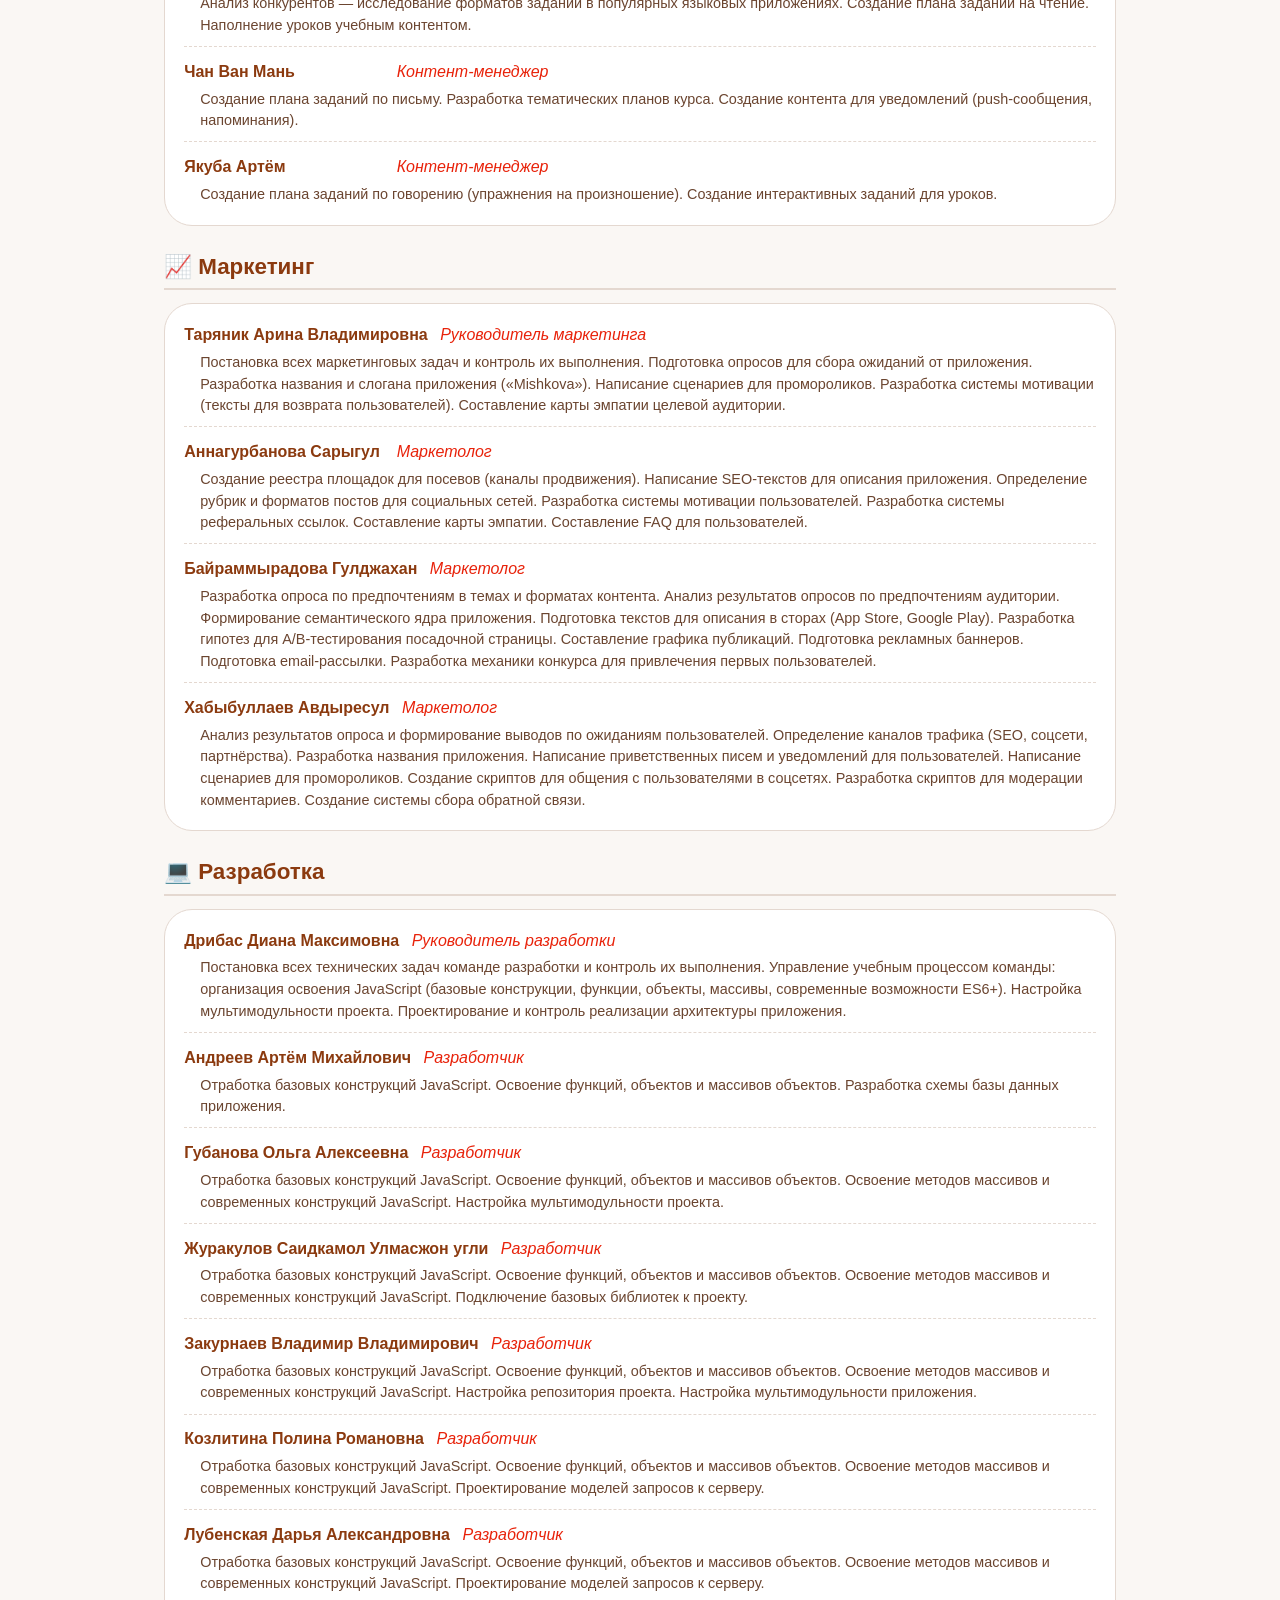
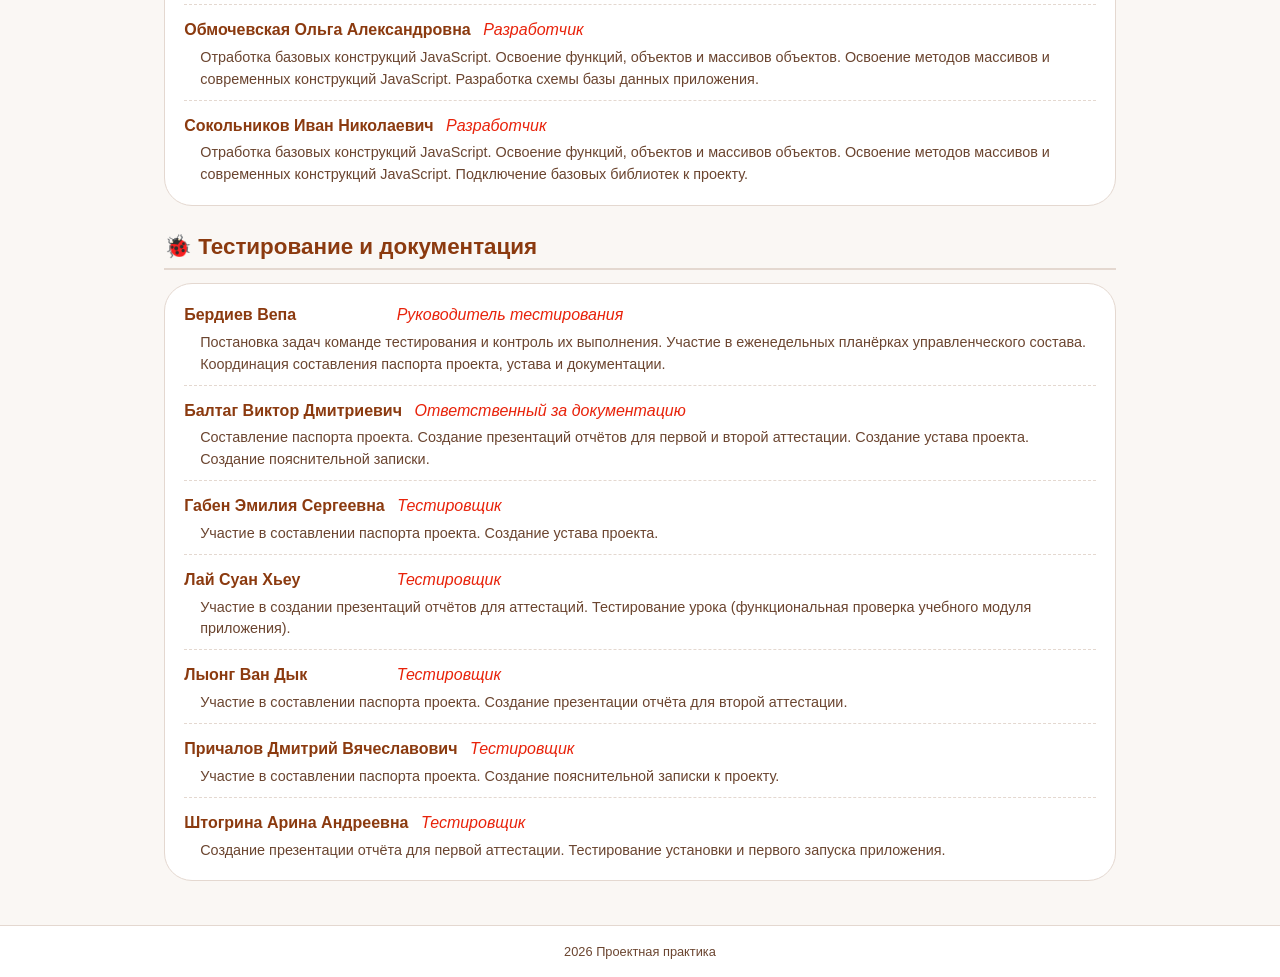
<file: team.html>
<!DOCTYPE html>
<html lang="ru">
<head>
    <meta charset="UTF-8">
    <title>Команда | Mishkova</title>
    <style>
        :root {
            --primary: #8B3A0F;
            --accent: #E8220A;
            --gold: #D4A017;
            --bg: #FAF7F4;
            --surface: #FFFFFF;
            --text: #1C100A;
            --text-muted: #6B4530;
            --border: #E4D8D0;
        }
        * { margin: 0; padding: 0; box-sizing: border-box; }
        body {
            background: var(--bg);
            color: var(--text);
            font-family: -apple-system, BlinkMacSystemFont, 'Segoe UI', Roboto, sans-serif;
            line-height: 1.5;
            display: flex;
            flex-direction: column;
            min-height: 100vh;
        }
        header {
            background: var(--surface);
            border-bottom: 1px solid var(--border);
            padding: 0.8rem 1.5rem;
            display: flex;
            justify-content: space-between;
            align-items: center;
            flex-wrap: wrap;
            position: sticky;
            top: 0;
            z-index: 100;
        }
        .logo { display: flex; align-items: center; gap: 10px; font-size: 1.2rem; font-weight: 700; color: var(--primary); }
        .mascot-img { width: 40px; height: 40px; border-radius: 50%; object-fit: cover; background: #FDF3EB; padding: 4px; border: 1px solid var(--gold); }
        nav ul { list-style: none; display: flex; gap: 1.2rem; flex-wrap: wrap; }
        nav a { text-decoration: none; color: var(--text); font-weight: 500; transition: 0.2s; }
        nav a:hover, nav a.active { color: var(--accent); border-bottom: 2px solid var(--accent); }
        .container {
            max-width: 1000px;
            margin: 0 auto;
            padding: 1.5rem;
            flex: 1;
        }
        h1 { font-size: 1.8rem; color: var(--primary); border-left: 4px solid var(--accent); padding-left: 1rem; margin-bottom: 1rem; }
        h2 { font-size: 1.4rem; color: var(--primary); margin: 1.5rem 0 0.8rem; border-bottom: 2px solid var(--border); padding-bottom: 0.3rem; display: flex; align-items: center; gap: 8px; }
        .team-card {
            background: var(--surface);
            border-radius: 28px;
            padding: 1.2rem;
            margin-bottom: 1.2rem;
            border: 1px solid var(--border);
        }
        .person-entry {
            margin-bottom: 0.8rem;
            padding-bottom: 0.6rem;
            border-bottom: 1px dashed var(--border);
        }
        .person-entry:last-child {
            border-bottom: none;
            margin-bottom: 0;
            padding-bottom: 0;
        }
        .person-name {
            font-weight: 700;
            color: var(--primary);
            display: inline-block;
            min-width: 200px;
        }
        .person-role {
            font-style: italic;
            color: var(--accent);
            margin-left: 0.5rem;
        }
        .person-contribution {
            margin-top: 0.3rem;
            color: var(--text-muted);
            font-size: 0.9rem;
            margin-left: 1rem;
        }
        footer {
            background: var(--surface);
            border-top: 1px solid var(--border);
            text-align: center;
            padding: 1rem;
            color: var(--text-muted);
            font-size: 0.8rem;
        }
        @media (max-width: 700px) { header { flex-direction: column; gap: 0.5rem; } }
    </style>
</head>
<body>
<header>
    <div class="logo">
        <img src="images/мишка.png" class="mascot-img" alt="Маскот Миша">
        <span>Mishkova</span>
    </div>
    <nav><ul><li><a href="index.html">Главная</a></li><li><a href="about.html">О проекте</a></li><li><a href="team.html" class="active">Команда</a></li><li><a href="journal.html">Журнал</a></li><li><a href="resources.html">Ресурсы</a></li><li><a href="interaction.html">Партнёр</a></li></ul></nav>
</header>
<main class="container">
    <h1>Команда проекта «Mishkova» и личный вклад каждого</h1>
 
    <!-- Руководство -->
    <h2>🎯 Руководство проекта</h2>
    <div class="team-card">
        <div class="person-entry">
            <span class="person-name">Фомина Алина Константиновна</span>
            <span class="person-role">Руководитель проекта</span>
            <div class="person-contribution">Подготовка вводной информации на старте, распределение задач по участникам. Еженедельный контроль реализации задач всех направлений на протяжении всего проекта (13 итераций планёрок). Координация дизайна, контента, маркетинга, разработки и тестирования. Взаимодействие с куратором и заказчиком.</div>
        </div>
        <div class="person-entry">
            <span class="person-name">Юрченко Александр Владимирович</span>
            <span class="person-role">Куратор проектной практики</span>
            <div class="person-contribution">Организация кик-оффа проекта и вводного планирования. Утверждение задач для руководителей направлений (Фаизовой, Таряник, Саввовой, Дрибас, Бердиева). Контроль выполнения практики и связь с организацией-партнёром.</div>
        </div>
    </div>
 
    <!-- Дизайн -->
    <h2>🎨 Дизайн</h2>
    <div class="team-card">
        <div class="person-entry">
            <span class="person-name">Фаизова Виктория Денисовна</span>
            <span class="person-role">Руководитель дизайна</span>
            <div class="person-contribution">Постановка задач дизайн-команде и контроль их исполнения. Разработка логики приложения (навигация, UX-потоки). Проектирование всех ключевых экранов приложения: главный экран, карточка урока, экран произношения, результаты урока, прогресс темы, словари, карточки слов, профиль, достижения, рейтинг, напоминания, настройки, тёмная тема, виджет. Разработка диалогов запроса разрешений (микрофон, уведомления). Проектирование экрана выбора уровня, целей и тем изучения.</div>
        </div>
        <div class="person-entry">
            <span class="person-name">Данилова Ульяна Сергеевна</span>
            <span class="person-role">Дизайнер</span>
            <div class="person-contribution">Разработка чернового варианта маскота приложения. Анализ логики приложений конкурентов (изучение UX конкурентов). Проектирование прототипов основных экранов приложения.</div>
        </div>
        <div class="person-entry">
            <span class="person-name">Исмайлова Оксана Геннадьевна</span>
            <span class="person-role">Дизайнер</span>
            <div class="person-contribution">Разработка чернового варианта маскота. Анализ логики приложений конкурентов. Проектирование прототипов основных экранов приложения.</div>
        </div>
        <div class="person-entry">
            <span class="person-name">Мухаммед Дониа Хани Хассан</span>
            <span class="person-role">Дизайнер</span>
            <div class="person-contribution">Разработка чернового варианта маскота. Разработка цветовой гаммы приложения (фирменные цвета, палитра интерфейса).</div>
        </div>
        <div class="person-entry">
            <span class="person-name">Полетавкина Александра Дмитриевна</span>
            <span class="person-role">Дизайнер</span>
            <div class="person-contribution">Разработка чернового варианта маскота. Разработка логики приложения совместно с руководителем.</div>
        </div>
        <div class="person-entry">
            <span class="person-name">Хоанг Ань</span>
            <span class="person-role">Дизайнер</span>
            <div class="person-contribution">Разработка чернового варианта маскота. Разработка логики приложения (адаптация структуры под разные платформы).</div>
        </div>
    </div>
 
    <!-- Контент -->
    <h2>📝 Контент</h2>
    <div class="team-card">
        <div class="person-entry">
            <span class="person-name">Саввова Ольга Игоревна</span>
            <span class="person-role">Руководитель контента</span>
            <div class="person-contribution">Постановка задач контент-команде и контроль выполнения. Общее руководство составлением учебных планов, тематических планов, уровней сложности, типов заданий и наполнением уроков. Разработка связей между темами курса. Координация вычитки и корректуры всех материалов.</div>
        </div>
        <div class="person-entry">
            <span class="person-name">Абубакар Сеид Нгабо</span>
            <span class="person-role">Контент-менеджер</span>
            <div class="person-contribution">Составление типов заданий для приложения (классификация форматов упражнений). Разработка связей между темами обучающего курса.</div>
        </div>
        <div class="person-entry">
            <span class="person-name">Балтаг Виктор Дмитриевич</span>
            <span class="person-role">Контент-менеджер</span>
            <div class="person-contribution">Создание плана заданий на аудирование. Составление учебных планов по разделам. Вычитка и корректура учебных материалов.</div>
        </div>
        <div class="person-entry">
            <span class="person-name">Сидикова Рухшона Хаким кизи</span>
            <span class="person-role">Контент-менеджер</span>
            <div class="person-contribution">Создание плана заданий на лексику. Составление определений уровней сложности (А1–Б2 и т.д.). Генерация вариантов ответов для интерактивных заданий.</div>
        </div>
        <div class="person-entry">
            <span class="person-name">Хохлова Екатерина Максимовна</span>
            <span class="person-role">Контент-менеджер</span>
            <div class="person-contribution">Анализ конкурентов — исследование форматов заданий в популярных языковых приложениях. Создание плана заданий на чтение. Наполнение уроков учебным контентом.</div>
        </div>
        <div class="person-entry">
            <span class="person-name">Чан Ван Мань</span>
            <span class="person-role">Контент-менеджер</span>
            <div class="person-contribution">Создание плана заданий по письму. Разработка тематических планов курса. Создание контента для уведомлений (push-сообщения, напоминания).</div>
        </div>
        <div class="person-entry">
            <span class="person-name">Якуба Артём</span>
            <span class="person-role">Контент-менеджер</span>
            <div class="person-contribution">Создание плана заданий по говорению (упражнения на произношение). Создание интерактивных заданий для уроков.</div>
        </div>
    </div>
 
    <!-- Маркетинг -->
    <h2>📈 Маркетинг</h2>
    <div class="team-card">
        <div class="person-entry">
            <span class="person-name">Таряник Арина Владимировна</span>
            <span class="person-role">Руководитель маркетинга</span>
            <div class="person-contribution">Постановка всех маркетинговых задач и контроль их выполнения. Подготовка опросов для сбора ожиданий от приложения. Разработка названия и слогана приложения («Mishkova»). Написание сценариев для промороликов. Разработка системы мотивации (тексты для возврата пользователей). Составление карты эмпатии целевой аудитории.</div>
        </div>
        <div class="person-entry">
            <span class="person-name">Аннагурбанова Сарыгул</span>
            <span class="person-role">Маркетолог</span>
            <div class="person-contribution">Создание реестра площадок для посевов (каналы продвижения). Написание SEO-текстов для описания приложения. Определение рубрик и форматов постов для социальных сетей. Разработка системы мотивации пользователей. Разработка системы реферальных ссылок. Составление карты эмпатии. Составление FAQ для пользователей.</div>
        </div>
        <div class="person-entry">
            <span class="person-name">Байраммырадова Гулджахан</span>
            <span class="person-role">Маркетолог</span>
            <div class="person-contribution">Разработка опроса по предпочтениям в темах и форматах контента. Анализ результатов опросов по предпочтениям аудитории. Формирование семантического ядра приложения. Подготовка текстов для описания в сторах (App Store, Google Play). Разработка гипотез для A/B-тестирования посадочной страницы. Составление графика публикаций. Подготовка рекламных баннеров. Подготовка email-рассылки. Разработка механики конкурса для привлечения первых пользователей.</div>
        </div>
        <div class="person-entry">
            <span class="person-name">Хабыбуллаев Авдыресул</span>
            <span class="person-role">Маркетолог</span>
            <div class="person-contribution">Анализ результатов опроса и формирование выводов по ожиданиям пользователей. Определение каналов трафика (SEO, соцсети, партнёрства). Разработка названия приложения. Написание приветственных писем и уведомлений для пользователей. Написание сценариев для промороликов. Создание скриптов для общения с пользователями в соцсетях. Разработка скриптов для модерации комментариев. Создание системы сбора обратной связи.</div>
        </div>
    </div>
 
    <!-- Разработка -->
    <h2>💻 Разработка</h2>
    <div class="team-card">
        <div class="person-entry">
            <span class="person-name">Дрибас Диана Максимовна</span>
            <span class="person-role">Руководитель разработки</span>
            <div class="person-contribution">Постановка всех технических задач команде разработки и контроль их выполнения. Управление учебным процессом команды: организация освоения JavaScript (базовые конструкции, функции, объекты, массивы, современные возможности ES6+). Настройка мультимодульности проекта. Проектирование и контроль реализации архитектуры приложения.</div>
        </div>
        <div class="person-entry">
            <span class="person-name">Андреев Артём Михайлович</span>
            <span class="person-role">Разработчик</span>
            <div class="person-contribution">Отработка базовых конструкций JavaScript. Освоение функций, объектов и массивов объектов. Разработка схемы базы данных приложения.</div>
        </div>
        <div class="person-entry">
            <span class="person-name">Губанова Ольга Алексеевна</span>
            <span class="person-role">Разработчик</span>
            <div class="person-contribution">Отработка базовых конструкций JavaScript. Освоение функций, объектов и массивов объектов. Освоение методов массивов и современных конструкций JavaScript. Настройка мультимодульности проекта.</div>
        </div>
        <div class="person-entry">
            <span class="person-name">Журакулов Саидкамол Улмасжон угли</span>
            <span class="person-role">Разработчик</span>
            <div class="person-contribution">Отработка базовых конструкций JavaScript. Освоение функций, объектов и массивов объектов. Освоение методов массивов и современных конструкций JavaScript. Подключение базовых библиотек к проекту.</div>
        </div>
        <div class="person-entry">
            <span class="person-name">Закурнаев Владимир Владимирович</span>
            <span class="person-role">Разработчик</span>
            <div class="person-contribution">Отработка базовых конструкций JavaScript. Освоение функций, объектов и массивов объектов. Освоение методов массивов и современных конструкций JavaScript. Настройка репозитория проекта. Настройка мультимодульности приложения.</div>
        </div>
        <div class="person-entry">
            <span class="person-name">Козлитина Полина Романовна</span>
            <span class="person-role">Разработчик</span>
            <div class="person-contribution">Отработка базовых конструкций JavaScript. Освоение функций, объектов и массивов объектов. Освоение методов массивов и современных конструкций JavaScript. Проектирование моделей запросов к серверу.</div>
        </div>
        <div class="person-entry">
            <span class="person-name">Лубенская Дарья Александровна</span>
            <span class="person-role">Разработчик</span>
            <div class="person-contribution">Отработка базовых конструкций JavaScript. Освоение функций, объектов и массивов объектов. Освоение методов массивов и современных конструкций JavaScript. Проектирование моделей запросов к серверу.</div>
        </div>
        <div class="person-entry">
            <span class="person-name">Обмочевская Ольга Александровна</span>
            <span class="person-role">Разработчик</span>
            <div class="person-contribution">Отработка базовых конструкций JavaScript. Освоение функций, объектов и массивов объектов. Освоение методов массивов и современных конструкций JavaScript. Разработка схемы базы данных приложения.</div>
        </div>
        <div class="person-entry">
            <span class="person-name">Сокольников Иван Николаевич</span>
            <span class="person-role">Разработчик</span>
            <div class="person-contribution">Отработка базовых конструкций JavaScript. Освоение функций, объектов и массивов объектов. Освоение методов массивов и современных конструкций JavaScript. Подключение базовых библиотек к проекту.</div>
        </div>
    </div>
 
    <!-- Тестирование и документация -->
    <h2>🐞 Тестирование и документация</h2>
    <div class="team-card">
        <div class="person-entry">
            <span class="person-name">Бердиев Вепа</span>
            <span class="person-role">Руководитель тестирования</span>
            <div class="person-contribution">Постановка задач команде тестирования и контроль их выполнения. Участие в еженедельных планёрках управленческого состава. Координация составления паспорта проекта, устава и документации.</div>
        </div>
        <div class="person-entry">
            <span class="person-name">Балтаг Виктор Дмитриевич</span>
            <span class="person-role">Ответственный за документацию</span>
            <div class="person-contribution">Составление паспорта проекта. Создание презентаций отчётов для первой и второй аттестации. Создание устава проекта. Создание пояснительной записки.</div>
        </div>
        <div class="person-entry">
            <span class="person-name">Габен Эмилия Сергеевна</span>
            <span class="person-role">Тестировщик</span>
            <div class="person-contribution">Участие в составлении паспорта проекта. Создание устава проекта.</div>
        </div>
        <div class="person-entry">
            <span class="person-name">Лай Суан Хьеу</span>
            <span class="person-role">Тестировщик</span>
            <div class="person-contribution">Участие в создании презентаций отчётов для аттестаций. Тестирование урока (функциональная проверка учебного модуля приложения).</div>
        </div>
        <div class="person-entry">
            <span class="person-name">Лыонг Ван Дык</span>
            <span class="person-role">Тестировщик</span>
            <div class="person-contribution">Участие в составлении паспорта проекта. Создание презентации отчёта для второй аттестации.</div>
        </div>
        <div class="person-entry">
            <span class="person-name">Причалов Дмитрий Вячеславович</span>
            <span class="person-role">Тестировщик</span>
            <div class="person-contribution">Участие в составлении паспорта проекта. Создание пояснительной записки к проекту.</div>
        </div>
        <div class="person-entry">
            <span class="person-name">Штогрина Арина Андреевна</span>
            <span class="person-role">Тестировщик</span>
            <div class="person-contribution">Создание презентации отчёта для первой аттестации. Тестирование установки и первого запуска приложения.</div>
        </div>
    </div>
 
</main>
<footer>2026 Проектная практика</footer>
</body>
</html>
</file>
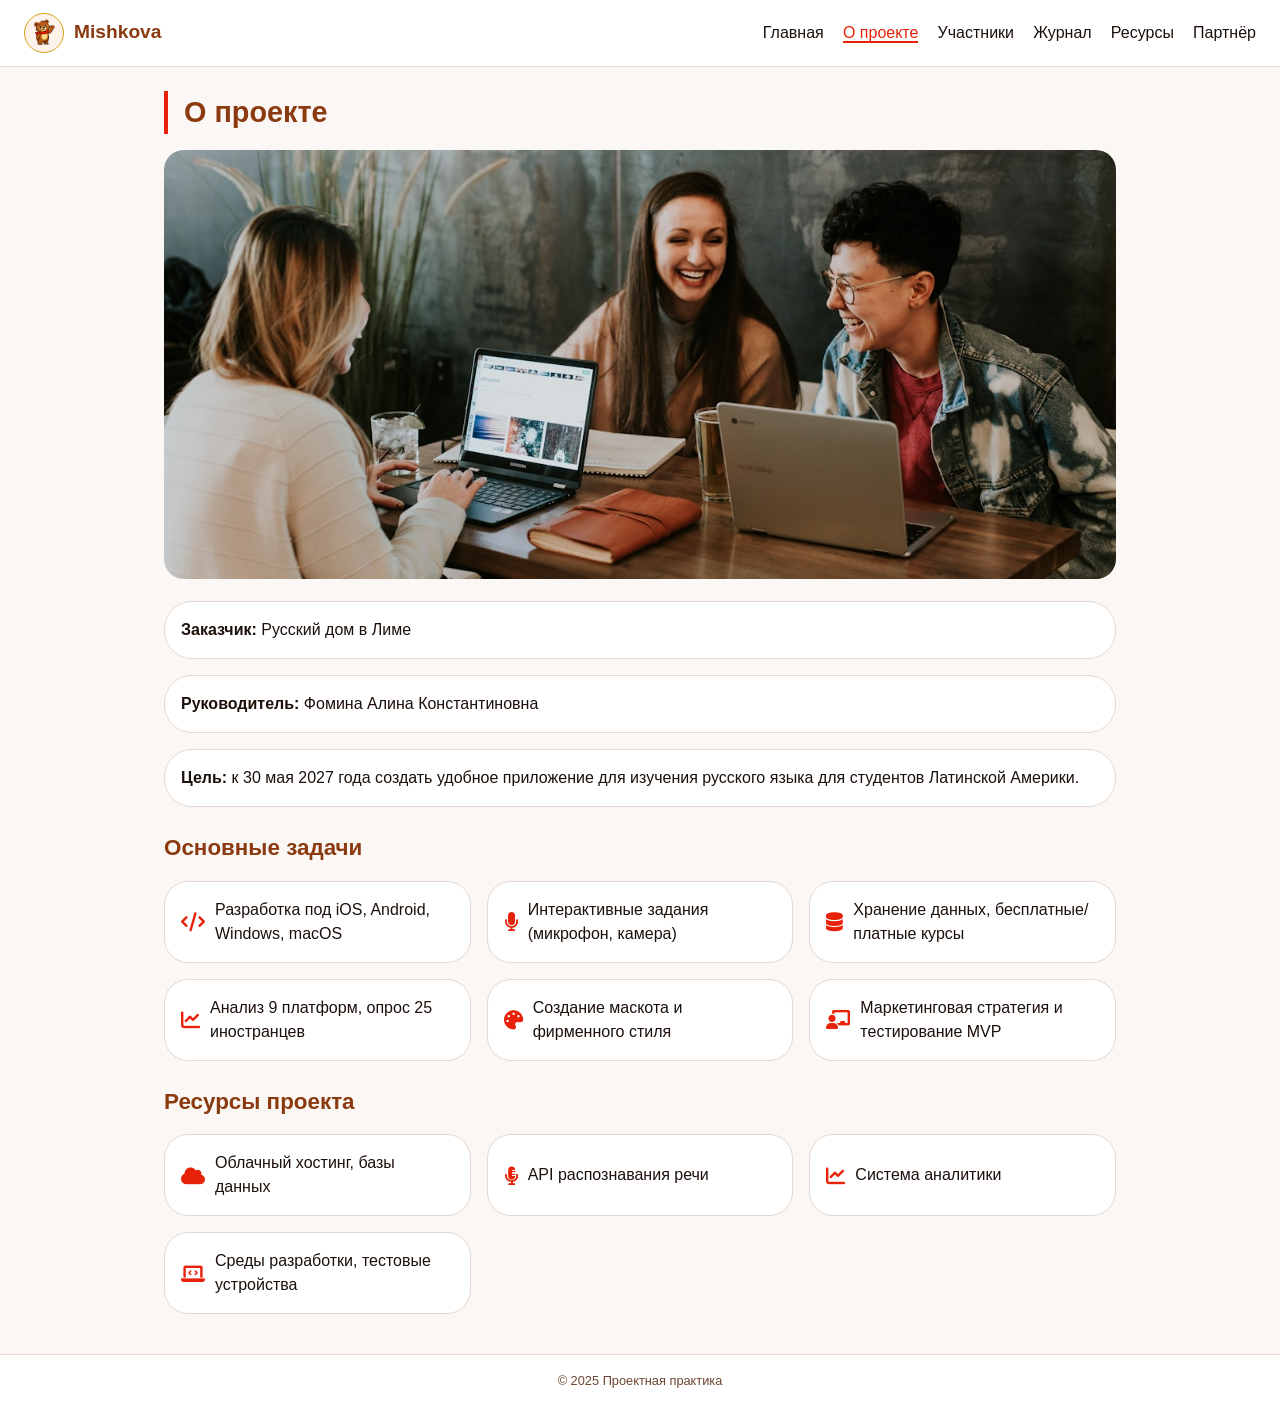
<file: site/about.html>
<!DOCTYPE html>
<html lang="ru">
<head>
    <meta charset="UTF-8">
    <meta name="viewport" content="width=device-width, initial-scale=1.0">
    <title>О проекте | Mishkova</title>
    <link rel="stylesheet" href="https://cdnjs.cloudflare.com/ajax/libs/font-awesome/6.0.0-beta3/css/all.min.css">
    <style>
        :root {
            --primary: #8B3A0F;
            --accent: #E8220A;
            --gold: #D4A017;
            --bg: #FAF7F4;
            --surface: #FFFFFF;
            --text: #1C100A;
            --text-muted: #6B4530;
            --border: #E4D8D0;
        }
        * { margin: 0; padding: 0; box-sizing: border-box; }
        body {
            background: var(--bg);
            color: var(--text);
            font-family: -apple-system, BlinkMacSystemFont, 'Segoe UI', Roboto, sans-serif;
            line-height: 1.5;
            display: flex;
            flex-direction: column;
            min-height: 100vh;
        }
        header {
            background: var(--surface);
            border-bottom: 1px solid var(--border);
            padding: 0.8rem 1.5rem;
            display: flex;
            justify-content: space-between;
            align-items: center;
            flex-wrap: wrap;
            position: sticky;
            top: 0;
            z-index: 100;
        }
        .logo { display: flex; align-items: center; gap: 10px; font-size: 1.2rem; font-weight: 700; color: var(--primary); }
        .mascot-img { width: 40px; height: 40px; border-radius: 50%; object-fit: cover; background: #FDF3EB; padding: 4px; border: 1px solid var(--gold); }
        nav ul { list-style: none; display: flex; gap: 1.2rem; flex-wrap: wrap; }
        nav a { text-decoration: none; color: var(--text); font-weight: 500; transition: 0.2s; }
        nav a:hover, nav a.active { color: var(--accent); border-bottom: 2px solid var(--accent); }
        .container {
            max-width: 1000px;
            margin: 0 auto;
            padding: 1.5rem;
            flex: 1;
        }
        h1 { font-size: 1.8rem; color: var(--primary); border-left: 4px solid var(--accent); padding-left: 1rem; margin-bottom: 1rem; }
        h2 { font-size: 1.4rem; color: var(--primary); margin: 1.5rem 0 0.5rem; }
        .card-info { background: var(--surface); border-radius: 28px; padding: 1rem; margin-bottom: 1rem; border: 1px solid var(--border); }
        .grid-2 { display: grid; grid-template-columns: repeat(auto-fit, minmax(240px, 1fr)); gap: 1rem; margin: 1rem 0; }
        .task-item { background: var(--surface); border-radius: 24px; padding: 1rem; border: 1px solid var(--border); display: flex; align-items: center; gap: 10px; }
        .task-item i { color: var(--accent); font-size: 1.2rem; }
        footer {
            background: var(--surface);
            border-top: 1px solid var(--border);
            text-align: center;
            padding: 1rem;
            color: var(--text-muted);
            font-size: 0.8rem;
        }
        @media (max-width: 700px) { header { flex-direction: column; gap: 0.5rem; } }
    </style>
</head>
<body>
<header>
    <div class="logo"><img src="../images/mishka.png" class="mascot-img" alt="Маскот Миша"><span>Mishkova</span></div>
    <nav><ul><li><a href="index.html">Главная</a></li><li><a href="about.html" class="active">О проекте</a></li><li><a href="team.html">Участники</a></li><li><a href="journal.html">Журнал</a></li><li><a href="resources.html">Ресурсы</a></li><li><a href="interaction.html">Партнёр</a></li></ul></nav>
</header>
<main class="container">
    <h1>О проекте</h1>
    <img src="../images/about.png" alt="О проекте" style="width:100%; border-radius:20px; margin-bottom:15px;">
    <div class="card-info"><strong>Заказчик:</strong> Русский дом в Лиме</div>
    <div class="card-info"><strong>Руководитель:</strong> Фомина Алина Константиновна</div>
    <div class="card-info"><strong>Цель:</strong> к 30 мая 2027 года создать удобное приложение для изучения русского языка для студентов Латинской Америки.</div>
    <h2>Основные задачи</h2>
    <div class="grid-2">
        <div class="task-item"><i class="fas fa-code"></i> Разработка под iOS, Android, Windows, macOS</div>
        <div class="task-item"><i class="fas fa-microphone"></i> Интерактивные задания (микрофон, камера)</div>
        <div class="task-item"><i class="fas fa-database"></i> Хранение данных, бесплатные/платные курсы</div>
        <div class="task-item"><i class="fas fa-chart-line"></i> Анализ 9 платформ, опрос 25 иностранцев</div>
        <div class="task-item"><i class="fas fa-palette"></i> Создание маскота и фирменного стиля</div>
        <div class="task-item"><i class="fas fa-chalkboard-user"></i> Маркетинговая стратегия и тестирование MVP</div>
    </div>
    <h2>Ресурсы проекта</h2>
    <div class="grid-2">
        <div class="task-item"><i class="fas fa-cloud"></i> Облачный хостинг, базы данных</div>
        <div class="task-item"><i class="fas fa-microphone-alt"></i> API распознавания речи</div>
        <div class="task-item"><i class="fas fa-chart-line"></i> Система аналитики</div>
        <div class="task-item"><i class="fas fa-laptop-code"></i> Среды разработки, тестовые устройства</div>
    </div>
</main>
<footer>© 2025 Проектная практика</footer>
</body>
</html>
</file>
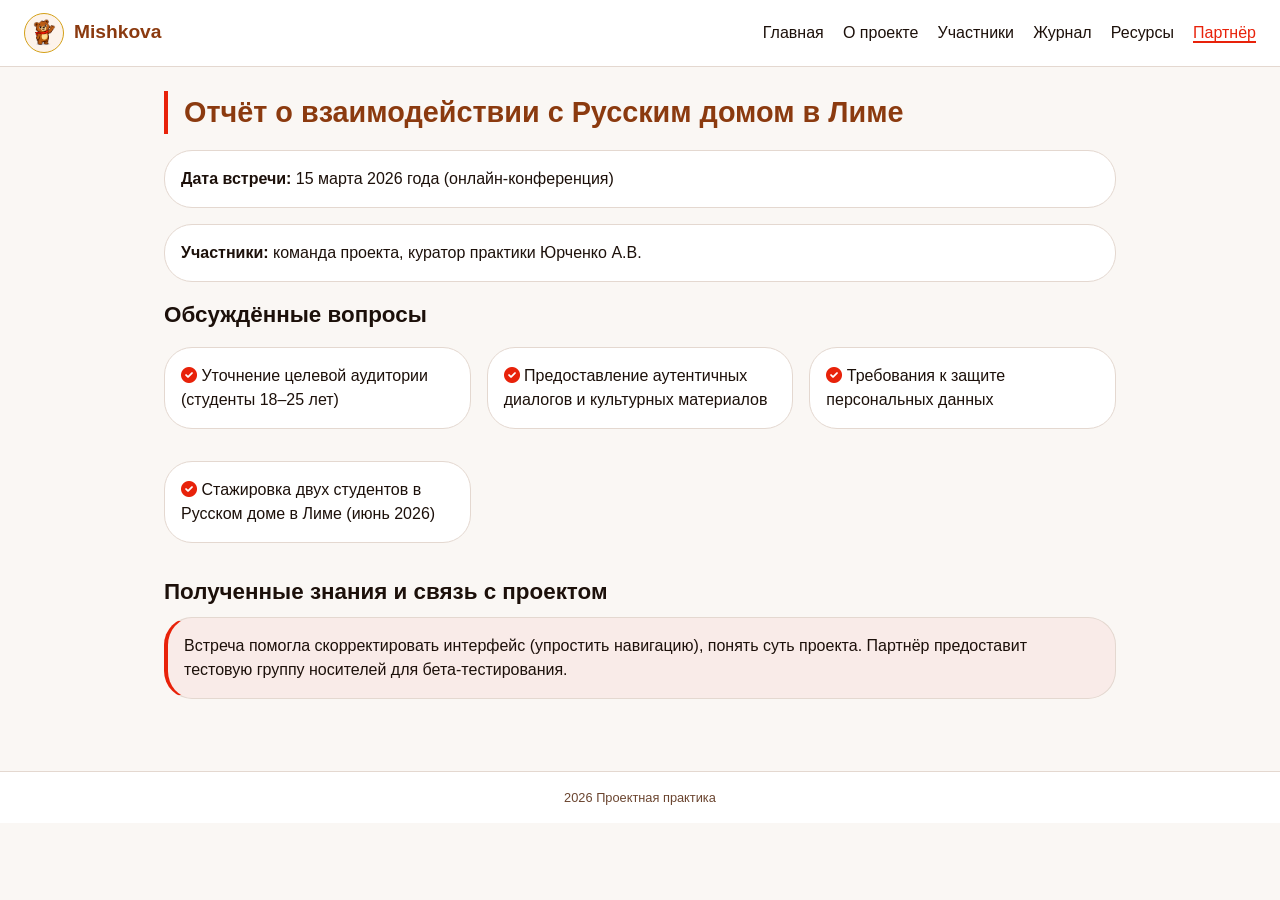
<file: site/interaction.html>
<!DOCTYPE html>
<html lang="ru">
<head>
    <meta charset="UTF-8">
    <title>Партнёр | Mishkova</title>
    <link rel="stylesheet" href="https://cdnjs.cloudflare.com/ajax/libs/font-awesome/6.0.0-beta3/css/all.min.css">
    <style>
        :root {
            --primary: #8B3A0F;
            --accent: #E8220A;
            --gold: #D4A017;
            --bg: #FAF7F4;
            --surface: #FFFFFF;
            --text: #1C100A;
            --text-muted: #6B4530;
            --border: #E4D8D0;
        }
        * { margin: 0; padding: 0; box-sizing: border-box; }
        body { background: var(--bg); color: var(--text); font-family: -apple-system, BlinkMacSystemFont, 'Segoe UI', Roboto, sans-serif; line-height: 1.5; }
        header { background: var(--surface); border-bottom: 1px solid var(--border); padding: 0.8rem 1.5rem; display: flex; justify-content: space-between; align-items: center; flex-wrap: wrap; position: sticky; top: 0; z-index: 100; }
        .logo { display: flex; align-items: center; gap: 10px; font-size: 1.2rem; font-weight: 700; color: var(--primary); }
        .mascot-img { width: 40px; height: 40px; border-radius: 50%; object-fit: cover; background: #FDF3EB; padding: 4px; border: 1px solid var(--gold); }
        nav ul { list-style: none; display: flex; gap: 1.2rem; flex-wrap: wrap; }
        nav a { text-decoration: none; color: var(--text); font-weight: 500; transition: 0.2s; }
        nav a:hover, nav a.active { color: var(--accent); border-bottom: 2px solid var(--accent); }
        .container { max-width: 1000px; margin: 0 auto; padding: 1.5rem; }
        h1 { font-size: 1.8rem; color: var(--primary); border-left: 4px solid var(--accent); padding-left: 1rem; margin-bottom: 1rem; }
        .info-card { background: var(--surface); border-radius: 28px; padding: 1rem; margin-bottom: 1rem; border: 1px solid var(--border); }
        .grid-2 { display: grid; grid-template-columns: repeat(auto-fit, minmax(240px, 1fr)); gap: 1rem; margin: 1rem 0; }
        .highlight { background: rgba(232,34,10,0.05); border-left: 4px solid var(--accent); }
        footer { background: var(--surface); border-top: 1px solid var(--border); text-align: center; padding: 1rem; margin-top: 2rem; color: var(--text-muted); font-size: 0.8rem; }
        @media (max-width: 700px) { header { flex-direction: column; gap: 0.5rem; } }
    </style>
</head>
<body>
<header>
    <div class="logo">
        <img src="../images/mishka.png" class="mascot-img" alt="Маскот Миша">
        <span>Mishkova</span>
    </div>
    <nav><ul><li><a href="index.html">Главная</a></li><li><a href="about.html">О проекте</a></li><li><a href="team.html">Участники</a></li><li><a href="journal.html">Журнал</a></li><li><a href="resources.html">Ресурсы</a></li><li><a href="interaction.html" class="active">Партнёр</a></li></ul></nav>
</header>
<main class="container">
    <h1>Отчёт о взаимодействии с Русским домом в Лиме</h1>
    <div class="info-card"><strong>Дата встречи:</strong> 15 марта 2026 года (онлайн-конференция)</div>
    <div class="info-card"><strong>Участники:</strong> команда проекта, куратор практики Юрченко А.В.</div>
    <h2 style="font-size: 1.4rem; margin: 1rem 0 0.5rem;">Обсуждённые вопросы</h2>
    <div class="grid-2">
        <div class="info-card"><i class="fas fa-check-circle" style="color: var(--accent);"></i> Уточнение целевой аудитории (студенты 18–25 лет)</div>
        <div class="info-card"><i class="fas fa-check-circle" style="color: var(--accent);"></i> Предоставление аутентичных диалогов и культурных материалов</div>
        <div class="info-card"><i class="fas fa-check-circle" style="color: var(--accent);"></i> Требования к защите персональных данных</div>
        <div class="info-card"><i class="fas fa-check-circle" style="color: var(--accent);"></i> Стажировка двух студентов в Русском доме в Лиме (июнь 2026)</div>
    </div>
    <h2 style="font-size: 1.4rem; margin: 1rem 0 0.5rem;">Полученные знания и связь с проектом</h2>
    <div class="info-card highlight">
        <p>Встреча помогла скорректировать интерфейс (упростить навигацию), понять суть проекта. Партнёр предоставит тестовую группу носителей для бета-тестирования.</p>
    </div>
</main>
<footer>2026 Проектная практика</footer>
</body>
</html>
</file>
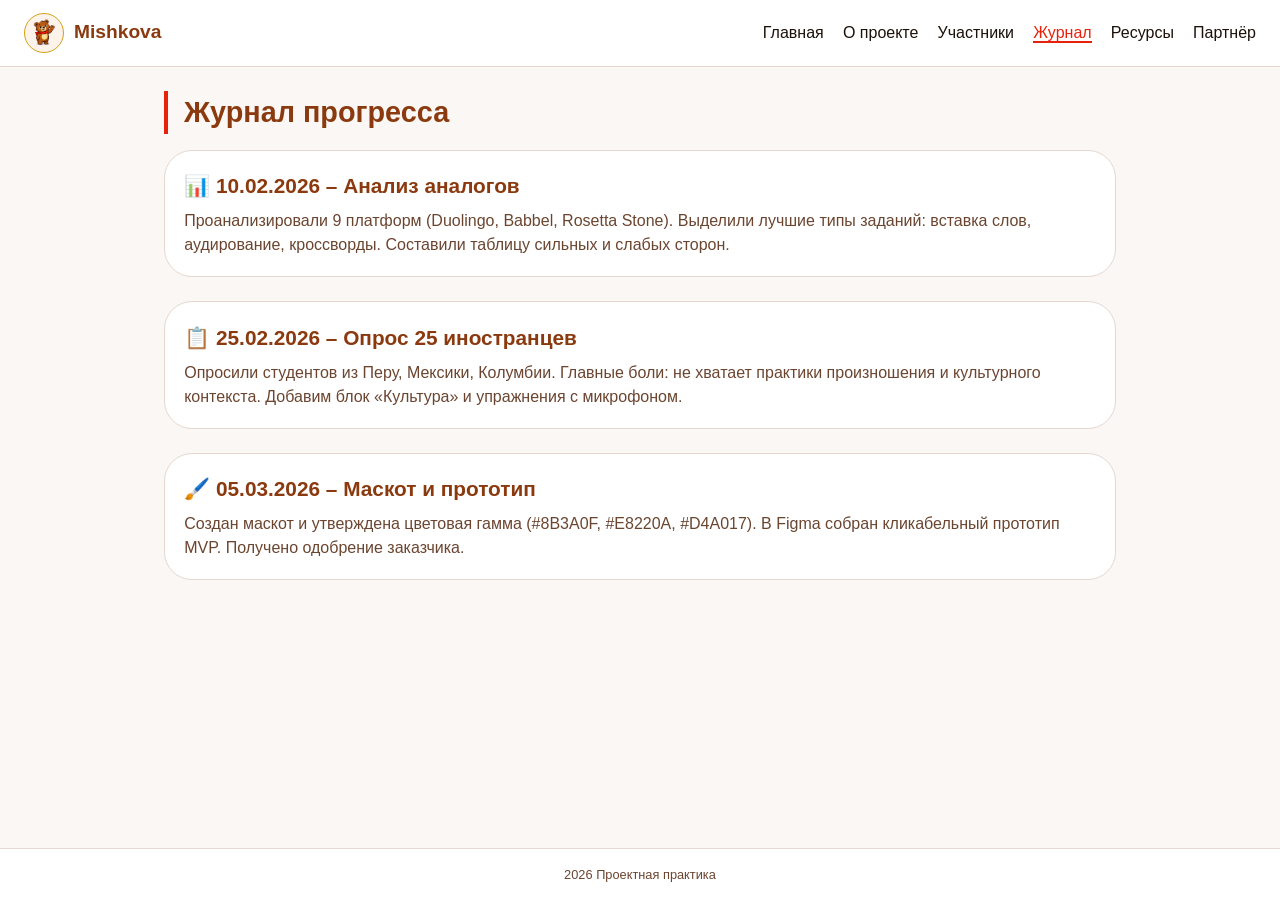
<file: site/journal.html>
<!DOCTYPE html>
<html lang="ru">
<head>
    <meta charset="UTF-8">
    <title>Журнал | Mishkova</title>
    <style>
        :root {
            --primary: #8B3A0F;
            --accent: #E8220A;
            --gold: #D4A017;
            --bg: #FAF7F4;
            --surface: #FFFFFF;
            --text: #1C100A;
            --text-muted: #6B4530;
            --border: #E4D8D0;
        }
        * { margin: 0; padding: 0; box-sizing: border-box; }
        body {
            background: var(--bg);
            color: var(--text);
            font-family: -apple-system, BlinkMacSystemFont, 'Segoe UI', Roboto, sans-serif;
            line-height: 1.5;
            display: flex;
            flex-direction: column;
            min-height: 100vh;
        }
        header {
            background: var(--surface);
            border-bottom: 1px solid var(--border);
            padding: 0.8rem 1.5rem;
            display: flex;
            justify-content: space-between;
            align-items: center;
            flex-wrap: wrap;
            position: sticky;
            top: 0;
            z-index: 100;
        }
        .logo { display: flex; align-items: center; gap: 10px; font-size: 1.2rem; font-weight: 700; color: var(--primary); }
        .mascot-img { width: 40px; height: 40px; border-radius: 50%; object-fit: cover; background: #FDF3EB; padding: 4px; border: 1px solid var(--gold); }
        nav ul { list-style: none; display: flex; gap: 1.2rem; flex-wrap: wrap; }
        nav a { text-decoration: none; color: var(--text); font-weight: 500; transition: 0.2s; }
        nav a:hover, nav a.active { color: var(--accent); border-bottom: 2px solid var(--accent); }
        .container {
            max-width: 1000px;
            margin: 0 auto;
            padding: 1.5rem;
            flex: 1;  /* это заставляет контент растягиваться, прижимая футер */
        }
        h1 { font-size: 1.8rem; color: var(--primary); border-left: 4px solid var(--accent); padding-left: 1rem; margin-bottom: 1rem; }
        .post { background: var(--surface); border-radius: 28px; padding: 1.2rem; margin-bottom: 1.5rem; border: 1px solid var(--border); }
        .post h2 { font-size: 1.3rem; color: var(--primary); margin-bottom: 0.5rem; display: flex; align-items: center; gap: 8px; }
        .post p { color: var(--text-muted); }
        footer {
            background: var(--surface);
            border-top: 1px solid var(--border);
            text-align: center;
            padding: 1rem;
            color: var(--text-muted);
            font-size: 0.8rem;
        }
        @media (max-width: 700px) { header { flex-direction: column; gap: 0.5rem; } }
    </style>
</head>
<body>
<header>
    <div class="logo">
        <img src="../images/mishka.png" class="mascot-img" alt="Маскот Миша">
        <span>Mishkova</span>
    </div>
    <nav><ul><li><a href="index.html">Главная</a></li><li><a href="about.html">О проекте</a></li><li><a href="team.html">Участники</a></li><li><a href="journal.html" class="active">Журнал</a></li><li><a href="resources.html">Ресурсы</a></li><li><a href="interaction.html">Партнёр</a></li></ul></nav>
</header>
<main class="container">
    <h1>Журнал прогресса</h1>
    <div class="post">
        <h2>📊 10.02.2026 – Анализ аналогов</h2>
        <p>Проанализировали 9 платформ (Duolingo, Babbel, Rosetta Stone). Выделили лучшие типы заданий: вставка слов, аудирование, кроссворды. Составили таблицу сильных и слабых сторон.</p>
    </div>
    <div class="post">
        <h2>📋 25.02.2026 – Опрос 25 иностранцев</h2>
        <p>Опросили студентов из Перу, Мексики, Колумбии. Главные боли: не хватает практики произношения и культурного контекста. Добавим блок «Культура» и упражнения с микрофоном.</p>
    </div>
    <div class="post">
        <h2>🖌️ 05.03.2026 – Маскот и прототип</h2>
        <p>Создан маскот и утверждена цветовая гамма (#8B3A0F, #E8220A, #D4A017). В Figma собран кликабельный прототип MVP. Получено одобрение заказчика.</p>
    </div>
</main>
<footer>2026 Проектная практика</footer>
</body>
</html>
</file>
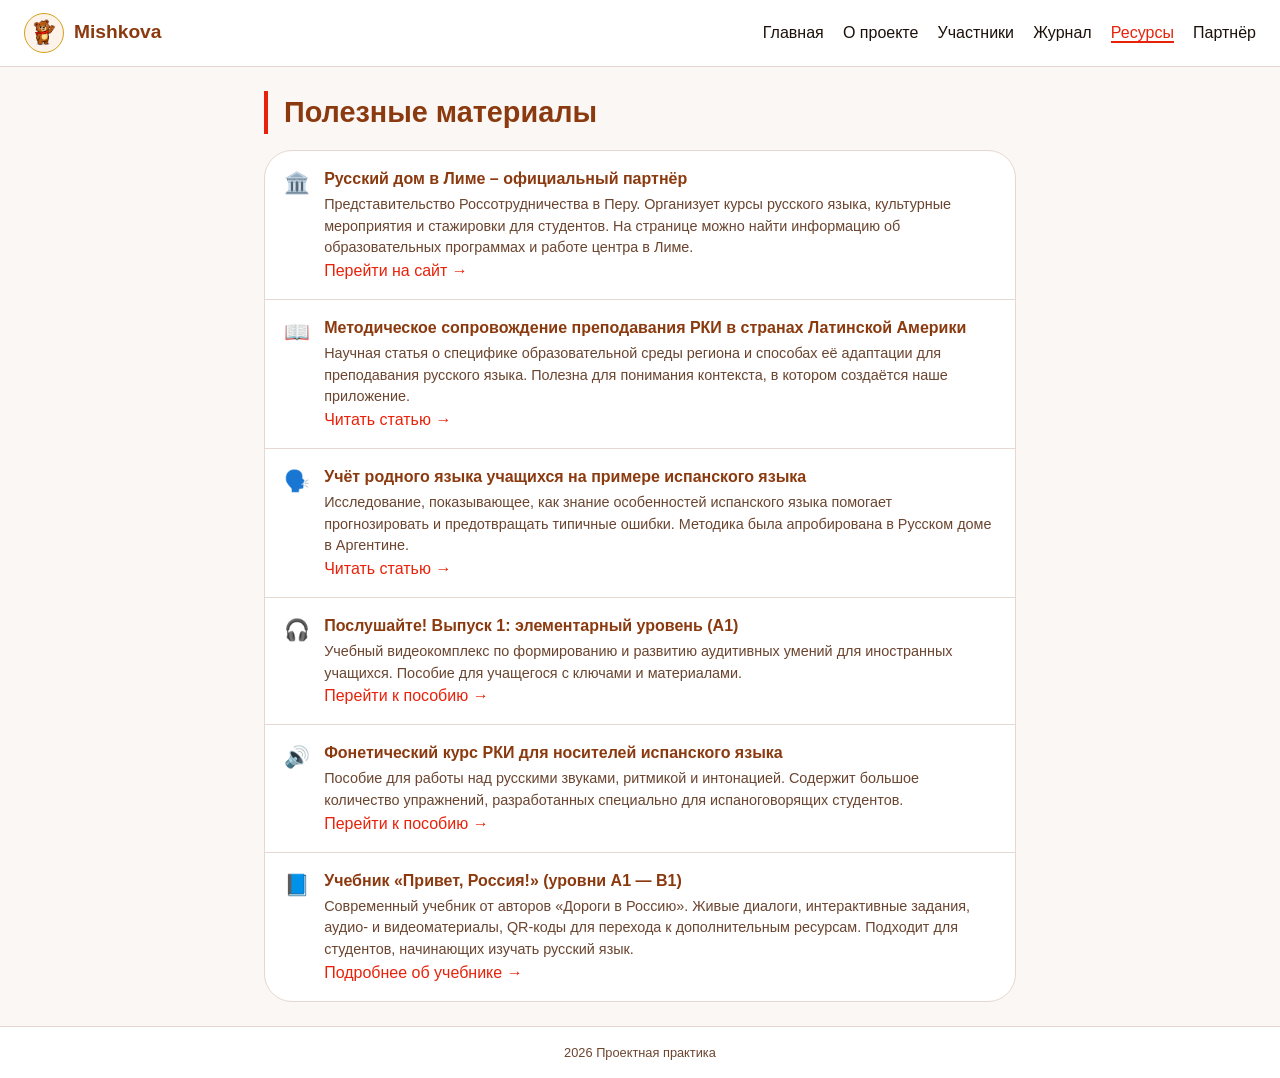
<file: site/resources.html>
<!DOCTYPE html>
<html lang="ru">
<head>
    <meta charset="UTF-8">
    <title>Ресурсы | Mishkova</title>
    <style>
        :root {
            --primary: #8B3A0F;
            --accent: #E8220A;
            --gold: #D4A017;
            --bg: #FAF7F4;
            --surface: #FFFFFF;
            --text: #1C100A;
            --text-muted: #6B4530;
            --border: #E4D8D0;
        }
        * { margin: 0; padding: 0; box-sizing: border-box; }
        body {
            background: var(--bg);
            color: var(--text);
            font-family: -apple-system, BlinkMacSystemFont, 'Segoe UI', Roboto, sans-serif;
            line-height: 1.5;
            display: flex;
            flex-direction: column;
            min-height: 100vh;
        }
        header {
            background: var(--surface);
            border-bottom: 1px solid var(--border);
            padding: 0.8rem 1.5rem;
            display: flex;
            justify-content: space-between;
            align-items: center;
            flex-wrap: wrap;
            position: sticky;
            top: 0;
            z-index: 100;
        }
        .logo { display: flex; align-items: center; gap: 10px; font-size: 1.2rem; font-weight: 700; color: var(--primary); }
        .mascot-img { width: 40px; height: 40px; border-radius: 50%; object-fit: cover; background: #FDF3EB; padding: 4px; border: 1px solid var(--gold); }
        nav ul { list-style: none; display: flex; gap: 1.2rem; flex-wrap: wrap; }
        nav a { text-decoration: none; color: var(--text); font-weight: 500; transition: 0.2s; }
        nav a:hover, nav a.active { color: var(--accent); border-bottom: 2px solid var(--accent); }
        .container {
            max-width: 800px;
            margin: 0 auto;
            padding: 1.5rem;
            flex: 1;
        }
        h1 { font-size: 1.8rem; color: var(--primary); border-left: 4px solid var(--accent); padding-left: 1rem; margin-bottom: 1rem; }
        .resource-list {
            background: var(--surface);
            border-radius: 28px;
            padding: 0;
            list-style: none;
            border: 1px solid var(--border);
            overflow: hidden;
        }
        .resource-list li {
            padding: 1rem 1.2rem;
            border-bottom: 1px solid var(--border);
            display: flex;
            align-items: flex-start;
            gap: 12px;
        }
        .resource-list li:last-child { border-bottom: none; }
        .resource-icon {
            font-size: 1.3rem;
            min-width: 28px;
            color: var(--accent);
        }
        .resource-content strong {
            color: var(--primary);
        }
        .resource-content a {
            color: var(--accent);
            text-decoration: none;
        }
        .resource-content a:hover {
            text-decoration: underline;
        }
        .resource-content p {
            color: var(--text-muted);
            font-size: 0.9rem;
            margin-top: 0.2rem;
        }
        footer {
            background: var(--surface);
            border-top: 1px solid var(--border);
            text-align: center;
            padding: 1rem;
            color: var(--text-muted);
            font-size: 0.8rem;
        }
        @media (max-width: 700px) { header { flex-direction: column; gap: 0.5rem; } }
    </style>
</head>
<body>
<header>
    <div class="logo">
        <img src="../images/mishka.png" class="mascot-img" alt="Маскот Миша">
        <span>Mishkova</span>
    </div>
    <nav><ul><li><a href="index.html">Главная</a></li><li><a href="about.html">О проекте</a></li><li><a href="team.html">Участники</a></li><li><a href="journal.html">Журнал</a></li><li><a href="resources.html" class="active">Ресурсы</a></li><li><a href="interaction.html">Партнёр</a></li></ul></nav>
</header>
<main class="container">
    <h1>Полезные материалы</h1>
    <ul class="resource-list">
        <!-- Партнёр: Русский дом в Лиме -->
        <li>
            <div class="resource-icon">🏛️</div>
            <div class="resource-content">
                <strong>Русский дом в Лиме – официальный партнёр</strong>
                <p>Представительство Россотрудничества в Перу. Организует курсы русского языка, культурные мероприятия и стажировки для студентов. На странице можно найти информацию об образовательных программах и работе центра в Лиме.</p>
                <a href="https://peru.rs.gov.ru" target="_blank">Перейти на сайт →</a>
            </div>
        </li>

        <!-- Статья: Методическое сопровождение преподавания РКИ в Латинской Америке -->
        <li>
            <div class="resource-icon">📖</div>
            <div class="resource-content">
                <strong>Методическое сопровождение преподавания РКИ в странах Латинской Америки</strong>
                <p>Научная статья о специфике образовательной среды региона и способах её адаптации для преподавания русского языка. Полезна для понимания контекста, в котором создаётся наше приложение.</p>
                <a href="https://cyberleninka.ru/article/n/metodicheskoe-soprovozhdenie-prepodavaniya-russkogo-yazyka-v-stranah-latinskoy-ameriki-suschnost-priznaki-osnovnye-napravleniya" target="_blank">Читать статью →</a>
            </div>
        </li>

        <!-- Статья: Учёт родного языка учащихся (испанский) в методике РКИ -->
        <li>
            <div class="resource-icon">🗣️</div>
            <div class="resource-content">
                <strong>Учёт родного языка учащихся на примере испанского языка</strong>
                <p>Исследование, показывающее, как знание особенностей испанского языка помогает прогнозировать и предотвращать типичные ошибки. Методика была апробирована в Русском доме в Аргентине.</p>
                <a href="https://repository.rudn.ru/ru/records/article/record/111002/" target="_blank">Читать статью →</a>
            </div>
        </li>

        <!-- Материалы для аудирования: Послушайте! А1 -->
        <li>
            <div class="resource-icon">🎧</div>
            <div class="resource-content">
                <strong>Послушайте! Выпуск 1: элементарный уровень (А1)</strong>
                <p>Учебный видеокомплекс по формированию и развитию аудитивных умений для иностранных учащихся. Пособие для учащегося с ключами и материалами.</p>
                <a href="https://www.ros-edu.ru/book?id=97590" target="_blank">Перейти к пособию →</a>
            </div>
        </li>

        <!-- Фонетический курс для носителей испанского языка -->
        <li>
            <div class="resource-icon">🔊</div>
            <div class="resource-content">
                <strong>Фонетический курс РКИ для носителей испанского языка</strong>
                <p>Пособие для работы над русскими звуками, ритмикой и интонацией. Содержит большое количество упражнений, разработанных специально для испаноговорящих студентов.</p>
                <a href="https://www.ros-edu.ru/book?id=121885" target="_blank">Перейти к пособию →</a>
            </div>
        </li>

        <!-- Учебник: Привет, Россия! (уровни А1-В1) -->
        <li>
            <div class="resource-icon">📘</div>
            <div class="resource-content">
                <strong>Учебник «Привет, Россия!» (уровни А1 — В1)</strong>
                <p>Современный учебник от авторов «Дороги в Россию». Живые диалоги, интерактивные задания, аудио- и видеоматериалы, QR-коды для перехода к дополнительным ресурсам. Подходит для студентов, начинающих изучать русский язык.</p>
                <a href="http://russischlehrer.at/unterrichten/lehrba1/4cher-verlage/detail-lehrb/verl/gesch?no_cache=1&tx_news_pi1%5Baction%5D=detail&tx_news_pi1%5Bcontroller%5D=News&tx_news_pi1%5Bnews%5D=1460&type=98&cHash=9624db257b233f7bde6622b355570a01" target="_blank">Подробнее об учебнике →</a>
            </div>
        </li>
    </ul>
</main>
<footer>2026 Проектная практика</footer>
</body>
</html>
</file>
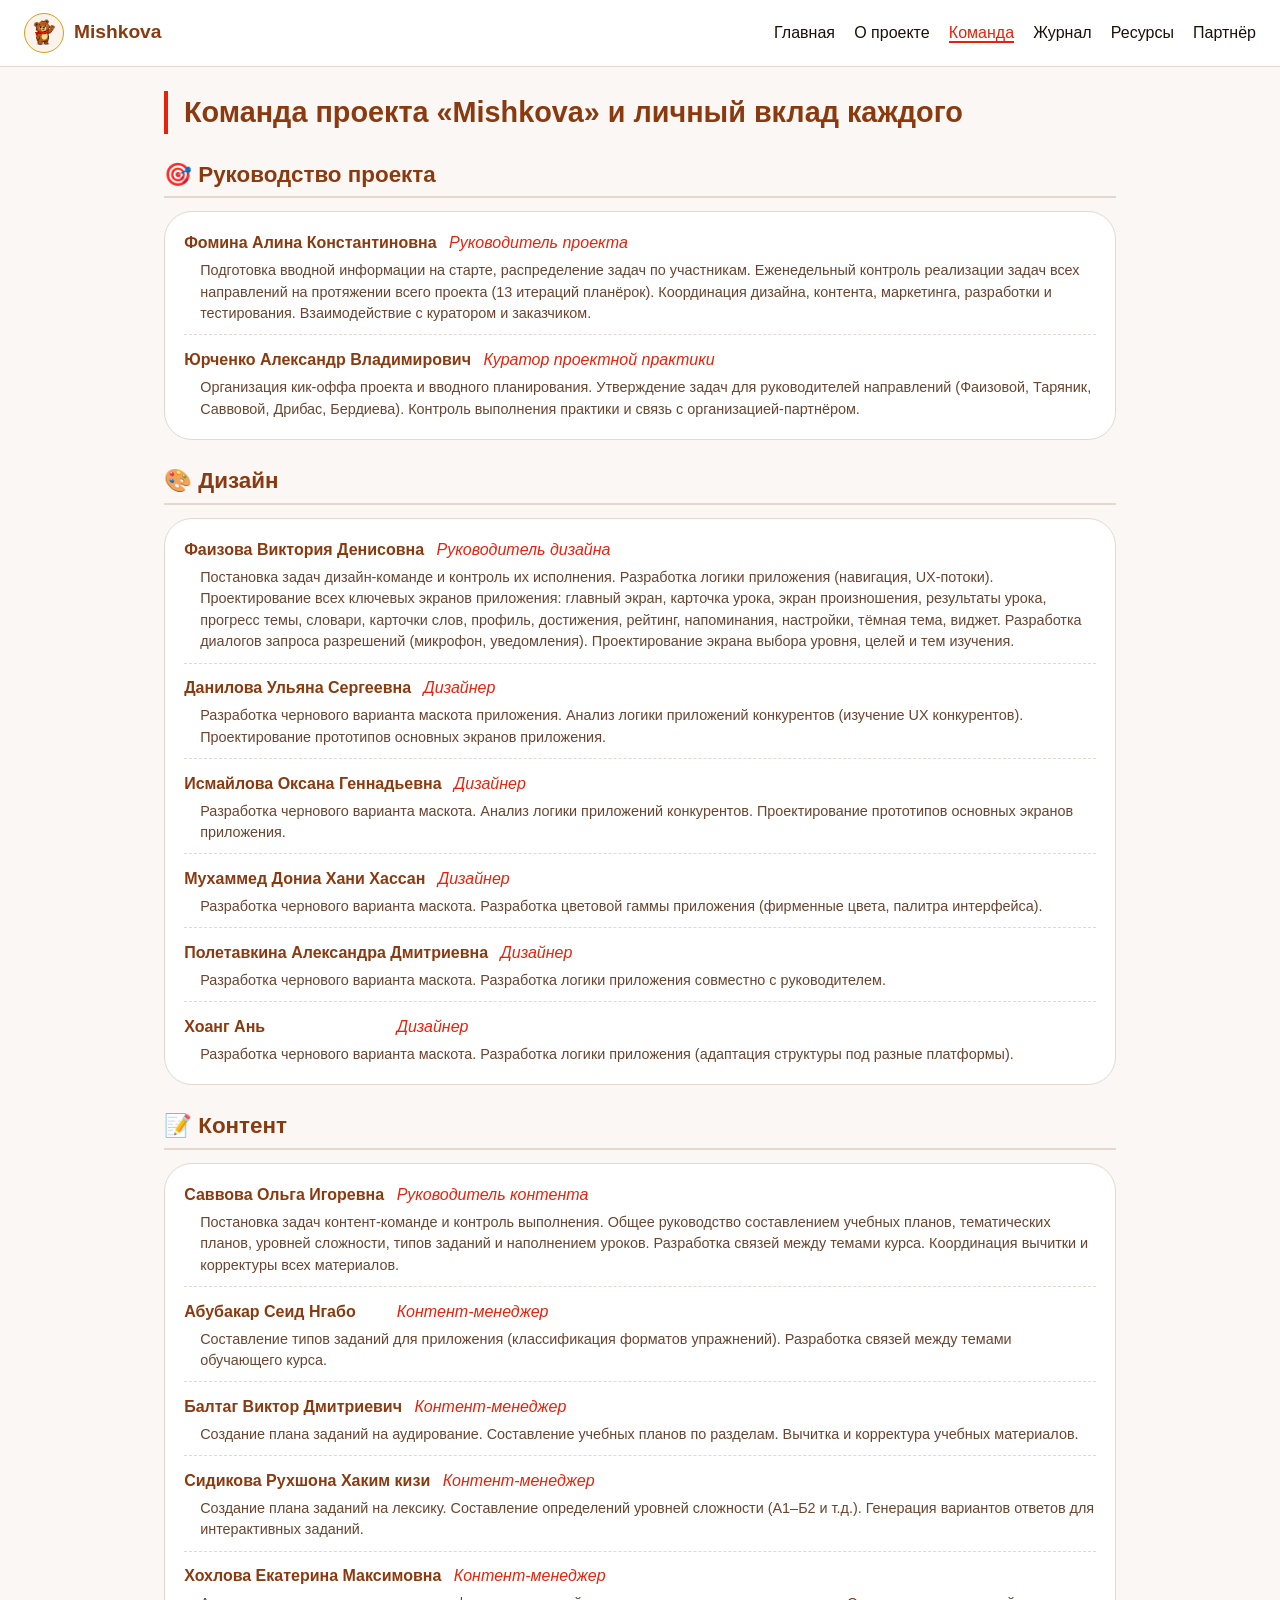
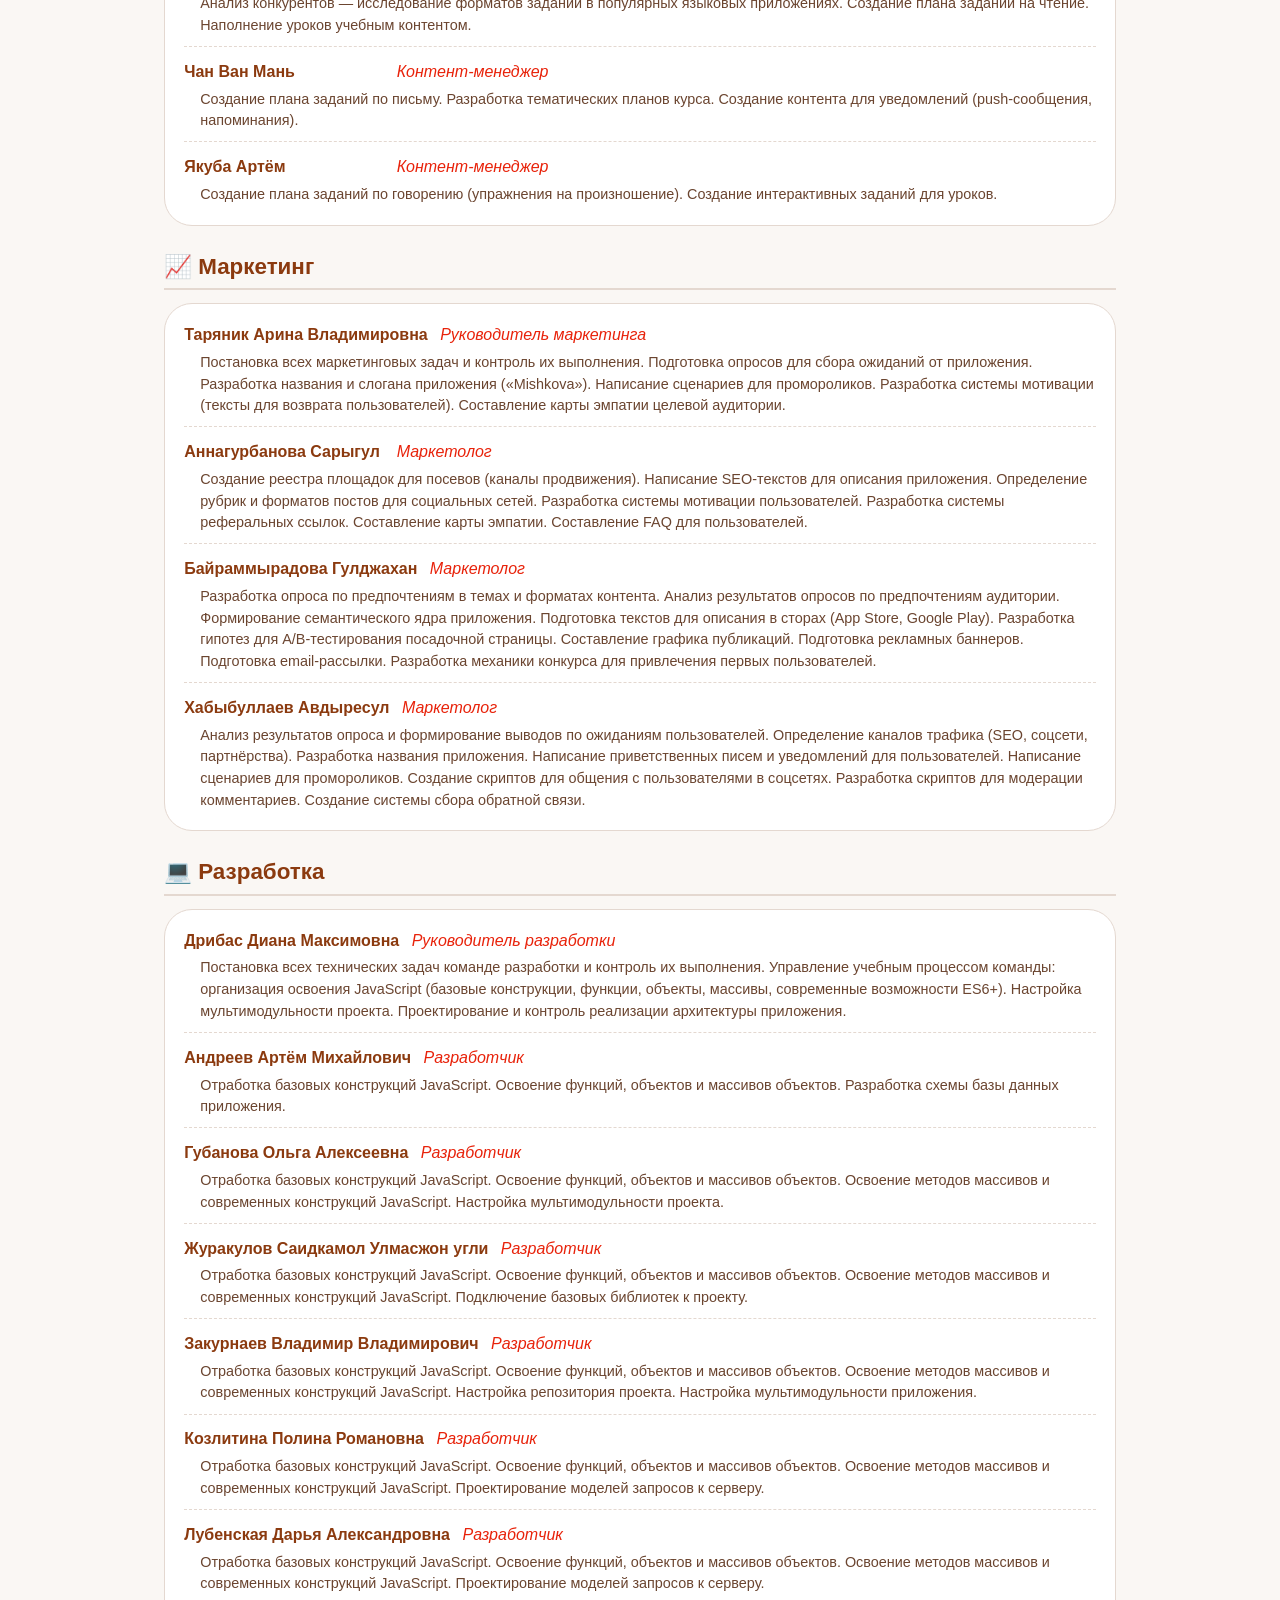
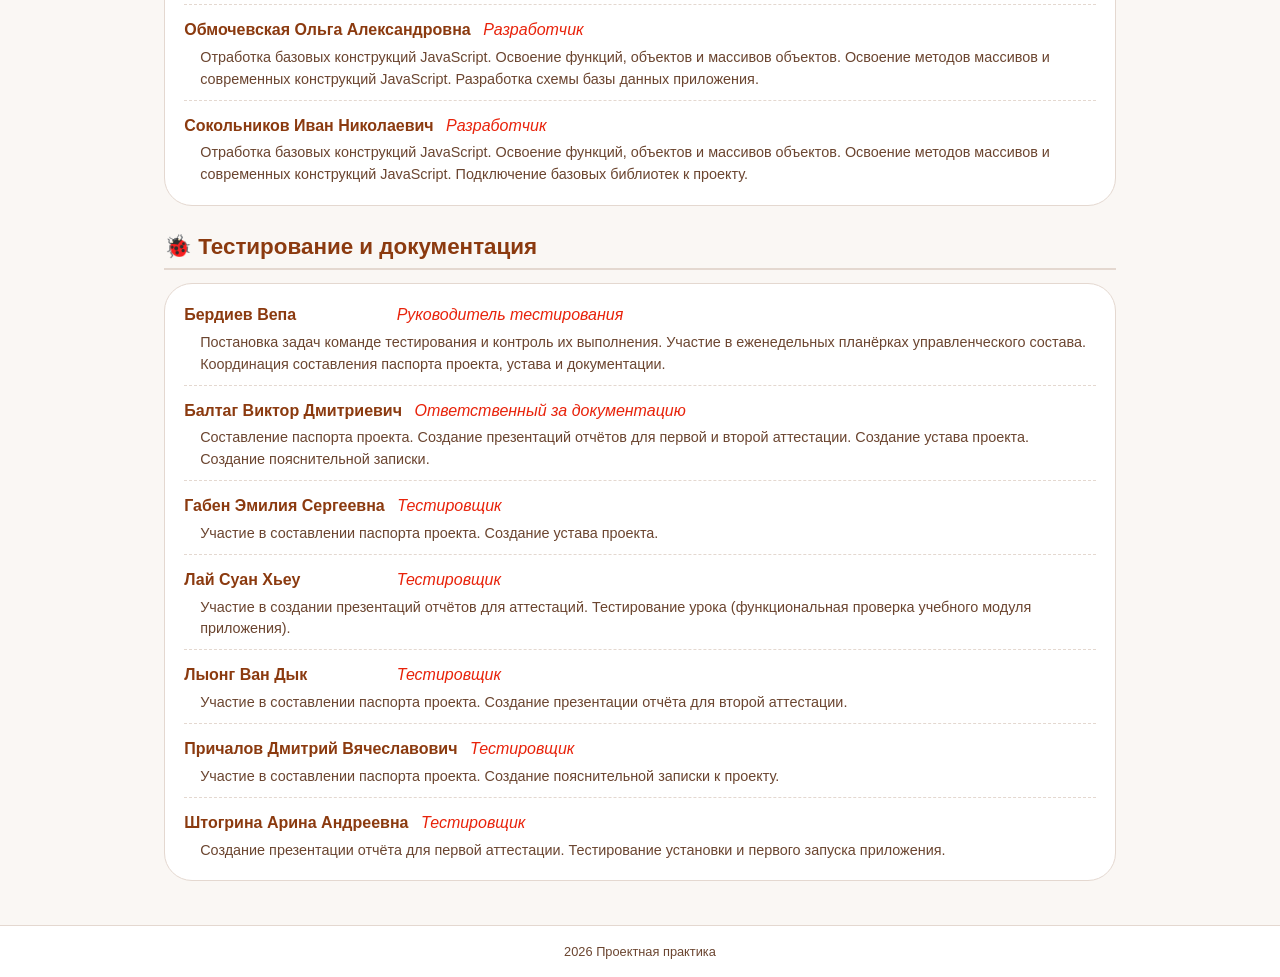
<file: site/team.html>
<!DOCTYPE html>
<html lang="ru">
<head>
    <meta charset="UTF-8">
    <title>Команда | Mishkova</title>
    <style>
        :root {
            --primary: #8B3A0F;
            --accent: #E8220A;
            --gold: #D4A017;
            --bg: #FAF7F4;
            --surface: #FFFFFF;
            --text: #1C100A;
            --text-muted: #6B4530;
            --border: #E4D8D0;
        }
        * { margin: 0; padding: 0; box-sizing: border-box; }
        body {
            background: var(--bg);
            color: var(--text);
            font-family: -apple-system, BlinkMacSystemFont, 'Segoe UI', Roboto, sans-serif;
            line-height: 1.5;
            display: flex;
            flex-direction: column;
            min-height: 100vh;
        }
        header {
            background: var(--surface);
            border-bottom: 1px solid var(--border);
            padding: 0.8rem 1.5rem;
            display: flex;
            justify-content: space-between;
            align-items: center;
            flex-wrap: wrap;
            position: sticky;
            top: 0;
            z-index: 100;
        }
        .logo { display: flex; align-items: center; gap: 10px; font-size: 1.2rem; font-weight: 700; color: var(--primary); }
        .mascot-img { width: 40px; height: 40px; border-radius: 50%; object-fit: cover; background: #FDF3EB; padding: 4px; border: 1px solid var(--gold); }
        nav ul { list-style: none; display: flex; gap: 1.2rem; flex-wrap: wrap; }
        nav a { text-decoration: none; color: var(--text); font-weight: 500; transition: 0.2s; }
        nav a:hover, nav a.active { color: var(--accent); border-bottom: 2px solid var(--accent); }
        .container {
            max-width: 1000px;
            margin: 0 auto;
            padding: 1.5rem;
            flex: 1;
        }
        h1 { font-size: 1.8rem; color: var(--primary); border-left: 4px solid var(--accent); padding-left: 1rem; margin-bottom: 1rem; }
        h2 { font-size: 1.4rem; color: var(--primary); margin: 1.5rem 0 0.8rem; border-bottom: 2px solid var(--border); padding-bottom: 0.3rem; display: flex; align-items: center; gap: 8px; }
        .team-card {
            background: var(--surface);
            border-radius: 28px;
            padding: 1.2rem;
            margin-bottom: 1.2rem;
            border: 1px solid var(--border);
        }
        .person-entry {
            margin-bottom: 0.8rem;
            padding-bottom: 0.6rem;
            border-bottom: 1px dashed var(--border);
        }
        .person-entry:last-child {
            border-bottom: none;
            margin-bottom: 0;
            padding-bottom: 0;
        }
        .person-name {
            font-weight: 700;
            color: var(--primary);
            display: inline-block;
            min-width: 200px;
        }
        .person-role {
            font-style: italic;
            color: var(--accent);
            margin-left: 0.5rem;
        }
        .person-contribution {
            margin-top: 0.3rem;
            color: var(--text-muted);
            font-size: 0.9rem;
            margin-left: 1rem;
        }
        footer {
            background: var(--surface);
            border-top: 1px solid var(--border);
            text-align: center;
            padding: 1rem;
            color: var(--text-muted);
            font-size: 0.8rem;
        }
        @media (max-width: 700px) { header { flex-direction: column; gap: 0.5rem; } }
    </style>
</head>
<body>
<header>
    <div class="logo">
        <img src="../images/mishka.png" class="mascot-img" alt="Маскот Миша">
        <span>Mishkova</span>
    </div>
    <nav><ul><li><a href="index.html">Главная</a></li><li><a href="about.html">О проекте</a></li><li><a href="team.html" class="active">Команда</a></li><li><a href="journal.html">Журнал</a></li><li><a href="resources.html">Ресурсы</a></li><li><a href="interaction.html">Партнёр</a></li></ul></nav>
</header>
<main class="container">
    <h1>Команда проекта «Mishkova» и личный вклад каждого</h1>
 
    <!-- Руководство -->
    <h2>🎯 Руководство проекта</h2>
    <div class="team-card">
        <div class="person-entry">
            <span class="person-name">Фомина Алина Константиновна</span>
            <span class="person-role">Руководитель проекта</span>
            <div class="person-contribution">Подготовка вводной информации на старте, распределение задач по участникам. Еженедельный контроль реализации задач всех направлений на протяжении всего проекта (13 итераций планёрок). Координация дизайна, контента, маркетинга, разработки и тестирования. Взаимодействие с куратором и заказчиком.</div>
        </div>
        <div class="person-entry">
            <span class="person-name">Юрченко Александр Владимирович</span>
            <span class="person-role">Куратор проектной практики</span>
            <div class="person-contribution">Организация кик-оффа проекта и вводного планирования. Утверждение задач для руководителей направлений (Фаизовой, Таряник, Саввовой, Дрибас, Бердиева). Контроль выполнения практики и связь с организацией-партнёром.</div>
        </div>
    </div>
 
    <!-- Дизайн -->
    <h2>🎨 Дизайн</h2>
    <div class="team-card">
        <div class="person-entry">
            <span class="person-name">Фаизова Виктория Денисовна</span>
            <span class="person-role">Руководитель дизайна</span>
            <div class="person-contribution">Постановка задач дизайн-команде и контроль их исполнения. Разработка логики приложения (навигация, UX-потоки). Проектирование всех ключевых экранов приложения: главный экран, карточка урока, экран произношения, результаты урока, прогресс темы, словари, карточки слов, профиль, достижения, рейтинг, напоминания, настройки, тёмная тема, виджет. Разработка диалогов запроса разрешений (микрофон, уведомления). Проектирование экрана выбора уровня, целей и тем изучения.</div>
        </div>
        <div class="person-entry">
            <span class="person-name">Данилова Ульяна Сергеевна</span>
            <span class="person-role">Дизайнер</span>
            <div class="person-contribution">Разработка чернового варианта маскота приложения. Анализ логики приложений конкурентов (изучение UX конкурентов). Проектирование прототипов основных экранов приложения.</div>
        </div>
        <div class="person-entry">
            <span class="person-name">Исмайлова Оксана Геннадьевна</span>
            <span class="person-role">Дизайнер</span>
            <div class="person-contribution">Разработка чернового варианта маскота. Анализ логики приложений конкурентов. Проектирование прототипов основных экранов приложения.</div>
        </div>
        <div class="person-entry">
            <span class="person-name">Мухаммед Дониа Хани Хассан</span>
            <span class="person-role">Дизайнер</span>
            <div class="person-contribution">Разработка чернового варианта маскота. Разработка цветовой гаммы приложения (фирменные цвета, палитра интерфейса).</div>
        </div>
        <div class="person-entry">
            <span class="person-name">Полетавкина Александра Дмитриевна</span>
            <span class="person-role">Дизайнер</span>
            <div class="person-contribution">Разработка чернового варианта маскота. Разработка логики приложения совместно с руководителем.</div>
        </div>
        <div class="person-entry">
            <span class="person-name">Хоанг Ань</span>
            <span class="person-role">Дизайнер</span>
            <div class="person-contribution">Разработка чернового варианта маскота. Разработка логики приложения (адаптация структуры под разные платформы).</div>
        </div>
    </div>
 
    <!-- Контент -->
    <h2>📝 Контент</h2>
    <div class="team-card">
        <div class="person-entry">
            <span class="person-name">Саввова Ольга Игоревна</span>
            <span class="person-role">Руководитель контента</span>
            <div class="person-contribution">Постановка задач контент-команде и контроль выполнения. Общее руководство составлением учебных планов, тематических планов, уровней сложности, типов заданий и наполнением уроков. Разработка связей между темами курса. Координация вычитки и корректуры всех материалов.</div>
        </div>
        <div class="person-entry">
            <span class="person-name">Абубакар Сеид Нгабо</span>
            <span class="person-role">Контент-менеджер</span>
            <div class="person-contribution">Составление типов заданий для приложения (классификация форматов упражнений). Разработка связей между темами обучающего курса.</div>
        </div>
        <div class="person-entry">
            <span class="person-name">Балтаг Виктор Дмитриевич</span>
            <span class="person-role">Контент-менеджер</span>
            <div class="person-contribution">Создание плана заданий на аудирование. Составление учебных планов по разделам. Вычитка и корректура учебных материалов.</div>
        </div>
        <div class="person-entry">
            <span class="person-name">Сидикова Рухшона Хаким кизи</span>
            <span class="person-role">Контент-менеджер</span>
            <div class="person-contribution">Создание плана заданий на лексику. Составление определений уровней сложности (А1–Б2 и т.д.). Генерация вариантов ответов для интерактивных заданий.</div>
        </div>
        <div class="person-entry">
            <span class="person-name">Хохлова Екатерина Максимовна</span>
            <span class="person-role">Контент-менеджер</span>
            <div class="person-contribution">Анализ конкурентов — исследование форматов заданий в популярных языковых приложениях. Создание плана заданий на чтение. Наполнение уроков учебным контентом.</div>
        </div>
        <div class="person-entry">
            <span class="person-name">Чан Ван Мань</span>
            <span class="person-role">Контент-менеджер</span>
            <div class="person-contribution">Создание плана заданий по письму. Разработка тематических планов курса. Создание контента для уведомлений (push-сообщения, напоминания).</div>
        </div>
        <div class="person-entry">
            <span class="person-name">Якуба Артём</span>
            <span class="person-role">Контент-менеджер</span>
            <div class="person-contribution">Создание плана заданий по говорению (упражнения на произношение). Создание интерактивных заданий для уроков.</div>
        </div>
    </div>
 
    <!-- Маркетинг -->
    <h2>📈 Маркетинг</h2>
    <div class="team-card">
        <div class="person-entry">
            <span class="person-name">Таряник Арина Владимировна</span>
            <span class="person-role">Руководитель маркетинга</span>
            <div class="person-contribution">Постановка всех маркетинговых задач и контроль их выполнения. Подготовка опросов для сбора ожиданий от приложения. Разработка названия и слогана приложения («Mishkova»). Написание сценариев для промороликов. Разработка системы мотивации (тексты для возврата пользователей). Составление карты эмпатии целевой аудитории.</div>
        </div>
        <div class="person-entry">
            <span class="person-name">Аннагурбанова Сарыгул</span>
            <span class="person-role">Маркетолог</span>
            <div class="person-contribution">Создание реестра площадок для посевов (каналы продвижения). Написание SEO-текстов для описания приложения. Определение рубрик и форматов постов для социальных сетей. Разработка системы мотивации пользователей. Разработка системы реферальных ссылок. Составление карты эмпатии. Составление FAQ для пользователей.</div>
        </div>
        <div class="person-entry">
            <span class="person-name">Байраммырадова Гулджахан</span>
            <span class="person-role">Маркетолог</span>
            <div class="person-contribution">Разработка опроса по предпочтениям в темах и форматах контента. Анализ результатов опросов по предпочтениям аудитории. Формирование семантического ядра приложения. Подготовка текстов для описания в сторах (App Store, Google Play). Разработка гипотез для A/B-тестирования посадочной страницы. Составление графика публикаций. Подготовка рекламных баннеров. Подготовка email-рассылки. Разработка механики конкурса для привлечения первых пользователей.</div>
        </div>
        <div class="person-entry">
            <span class="person-name">Хабыбуллаев Авдыресул</span>
            <span class="person-role">Маркетолог</span>
            <div class="person-contribution">Анализ результатов опроса и формирование выводов по ожиданиям пользователей. Определение каналов трафика (SEO, соцсети, партнёрства). Разработка названия приложения. Написание приветственных писем и уведомлений для пользователей. Написание сценариев для промороликов. Создание скриптов для общения с пользователями в соцсетях. Разработка скриптов для модерации комментариев. Создание системы сбора обратной связи.</div>
        </div>
    </div>
 
    <!-- Разработка -->
    <h2>💻 Разработка</h2>
    <div class="team-card">
        <div class="person-entry">
            <span class="person-name">Дрибас Диана Максимовна</span>
            <span class="person-role">Руководитель разработки</span>
            <div class="person-contribution">Постановка всех технических задач команде разработки и контроль их выполнения. Управление учебным процессом команды: организация освоения JavaScript (базовые конструкции, функции, объекты, массивы, современные возможности ES6+). Настройка мультимодульности проекта. Проектирование и контроль реализации архитектуры приложения.</div>
        </div>
        <div class="person-entry">
            <span class="person-name">Андреев Артём Михайлович</span>
            <span class="person-role">Разработчик</span>
            <div class="person-contribution">Отработка базовых конструкций JavaScript. Освоение функций, объектов и массивов объектов. Разработка схемы базы данных приложения.</div>
        </div>
        <div class="person-entry">
            <span class="person-name">Губанова Ольга Алексеевна</span>
            <span class="person-role">Разработчик</span>
            <div class="person-contribution">Отработка базовых конструкций JavaScript. Освоение функций, объектов и массивов объектов. Освоение методов массивов и современных конструкций JavaScript. Настройка мультимодульности проекта.</div>
        </div>
        <div class="person-entry">
            <span class="person-name">Журакулов Саидкамол Улмасжон угли</span>
            <span class="person-role">Разработчик</span>
            <div class="person-contribution">Отработка базовых конструкций JavaScript. Освоение функций, объектов и массивов объектов. Освоение методов массивов и современных конструкций JavaScript. Подключение базовых библиотек к проекту.</div>
        </div>
        <div class="person-entry">
            <span class="person-name">Закурнаев Владимир Владимирович</span>
            <span class="person-role">Разработчик</span>
            <div class="person-contribution">Отработка базовых конструкций JavaScript. Освоение функций, объектов и массивов объектов. Освоение методов массивов и современных конструкций JavaScript. Настройка репозитория проекта. Настройка мультимодульности приложения.</div>
        </div>
        <div class="person-entry">
            <span class="person-name">Козлитина Полина Романовна</span>
            <span class="person-role">Разработчик</span>
            <div class="person-contribution">Отработка базовых конструкций JavaScript. Освоение функций, объектов и массивов объектов. Освоение методов массивов и современных конструкций JavaScript. Проектирование моделей запросов к серверу.</div>
        </div>
        <div class="person-entry">
            <span class="person-name">Лубенская Дарья Александровна</span>
            <span class="person-role">Разработчик</span>
            <div class="person-contribution">Отработка базовых конструкций JavaScript. Освоение функций, объектов и массивов объектов. Освоение методов массивов и современных конструкций JavaScript. Проектирование моделей запросов к серверу.</div>
        </div>
        <div class="person-entry">
            <span class="person-name">Обмочевская Ольга Александровна</span>
            <span class="person-role">Разработчик</span>
            <div class="person-contribution">Отработка базовых конструкций JavaScript. Освоение функций, объектов и массивов объектов. Освоение методов массивов и современных конструкций JavaScript. Разработка схемы базы данных приложения.</div>
        </div>
        <div class="person-entry">
            <span class="person-name">Сокольников Иван Николаевич</span>
            <span class="person-role">Разработчик</span>
            <div class="person-contribution">Отработка базовых конструкций JavaScript. Освоение функций, объектов и массивов объектов. Освоение методов массивов и современных конструкций JavaScript. Подключение базовых библиотек к проекту.</div>
        </div>
    </div>
 
    <!-- Тестирование и документация -->
    <h2>🐞 Тестирование и документация</h2>
    <div class="team-card">
        <div class="person-entry">
            <span class="person-name">Бердиев Вепа</span>
            <span class="person-role">Руководитель тестирования</span>
            <div class="person-contribution">Постановка задач команде тестирования и контроль их выполнения. Участие в еженедельных планёрках управленческого состава. Координация составления паспорта проекта, устава и документации.</div>
        </div>
        <div class="person-entry">
            <span class="person-name">Балтаг Виктор Дмитриевич</span>
            <span class="person-role">Ответственный за документацию</span>
            <div class="person-contribution">Составление паспорта проекта. Создание презентаций отчётов для первой и второй аттестации. Создание устава проекта. Создание пояснительной записки.</div>
        </div>
        <div class="person-entry">
            <span class="person-name">Габен Эмилия Сергеевна</span>
            <span class="person-role">Тестировщик</span>
            <div class="person-contribution">Участие в составлении паспорта проекта. Создание устава проекта.</div>
        </div>
        <div class="person-entry">
            <span class="person-name">Лай Суан Хьеу</span>
            <span class="person-role">Тестировщик</span>
            <div class="person-contribution">Участие в создании презентаций отчётов для аттестаций. Тестирование урока (функциональная проверка учебного модуля приложения).</div>
        </div>
        <div class="person-entry">
            <span class="person-name">Лыонг Ван Дык</span>
            <span class="person-role">Тестировщик</span>
            <div class="person-contribution">Участие в составлении паспорта проекта. Создание презентации отчёта для второй аттестации.</div>
        </div>
        <div class="person-entry">
            <span class="person-name">Причалов Дмитрий Вячеславович</span>
            <span class="person-role">Тестировщик</span>
            <div class="person-contribution">Участие в составлении паспорта проекта. Создание пояснительной записки к проекту.</div>
        </div>
        <div class="person-entry">
            <span class="person-name">Штогрина Арина Андреевна</span>
            <span class="person-role">Тестировщик</span>
            <div class="person-contribution">Создание презентации отчёта для первой аттестации. Тестирование установки и первого запуска приложения.</div>
        </div>
    </div>
 
</main>
<footer>2026 Проектная практика</footer>
</body>
</html>
</file>
